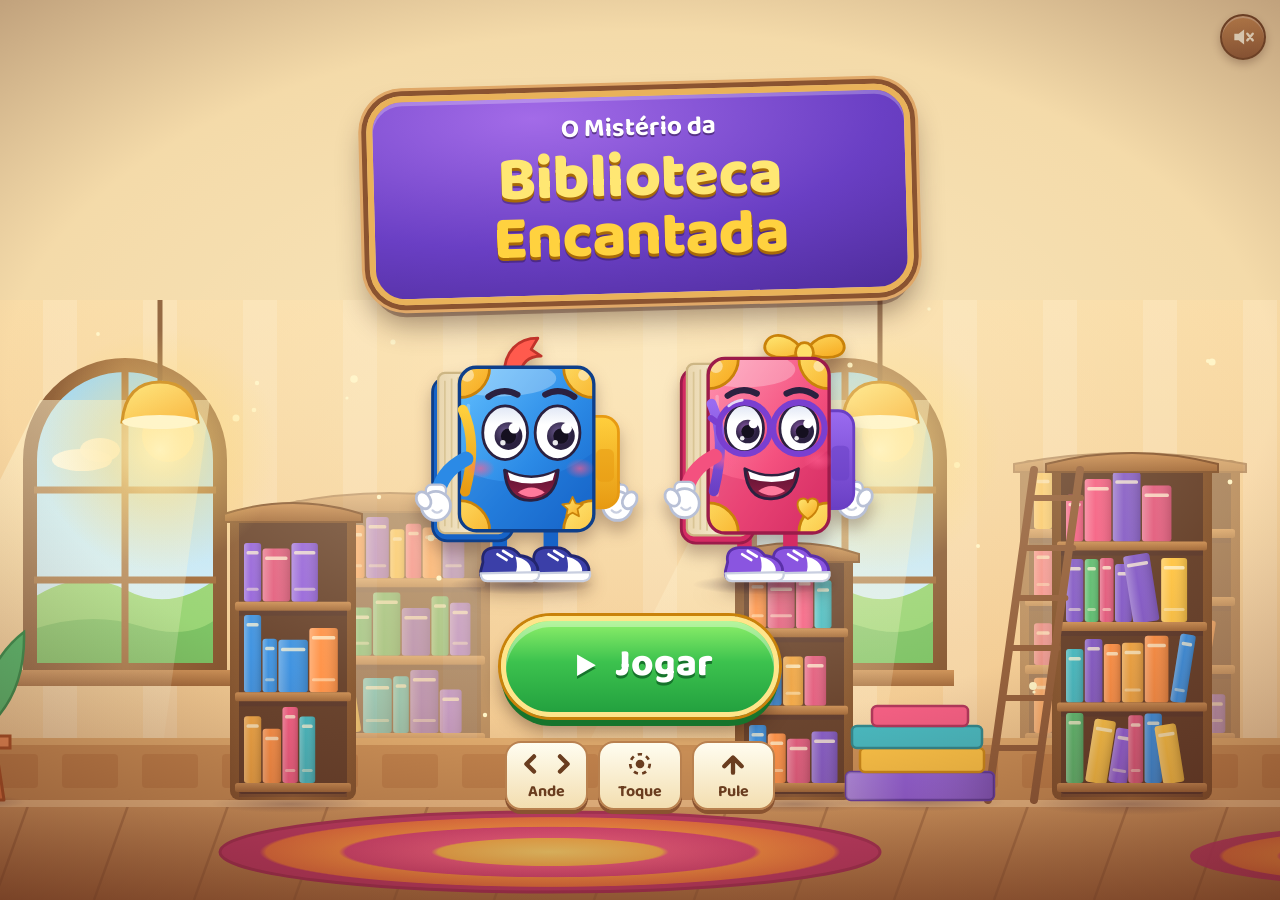
<file: index.html>
<!doctype html>
<html lang="pt-BR">
<head>
  <meta charset="utf-8">
  <meta name="viewport" content="width=device-width, initial-scale=1, viewport-fit=cover">
  <title>O Mistério da Biblioteca Encantada</title>
  <meta name="description" content="Jogo educativo para crianças de 6 a 10 anos: ajude os livros vivos Lilo e Lila a recuperar as palavras mágicas da biblioteca.">
  <meta name="theme-color" content="#7c4a25">
  <meta name="robots" content="noindex">
  <link rel="icon" href="data:image/svg+xml,%3Csvg xmlns='http://www.w3.org/2000/svg' viewBox='0 0 64 64'%3E%3Crect x='12' y='8' width='40' height='50' rx='7' fill='%231fbfb8' stroke='%2323233f' stroke-width='4'/%3E%3Ccircle cx='26' cy='28' r='6' fill='%23fff'/%3E%3Ccircle cx='40' cy='28' r='6' fill='%23fff'/%3E%3Ccircle cx='27' cy='29' r='2.5' fill='%2323233f'/%3E%3Ccircle cx='41' cy='29' r='2.5' fill='%2323233f'/%3E%3Cpath d='M25 40q8 8 16 0z' fill='%233a1830'/%3E%3C/svg%3E">
  <link rel="preload" href="fonts/baloo2.woff2" as="font" type="font/woff2" crossorigin>
  <link rel="stylesheet" href="css/chars.css">
  <link rel="stylesheet" href="css/game.css">
</head>
<body>
<div id="game">
  <div id="stage">
    <div id="world"><div id="back" class="layer"></div><div id="mid" class="layer"></div><div id="things"></div><div id="fore" class="layer"></div></div>
    <div id="hud">
      <ol id="phases" aria-label="Fases"><li><span>1</span></li><li><span>2</span></li><li><span>3</span></li></ol>
      <div class="hud-btns">
        <button type="button" class="round sound" data-sound aria-pressed="false" aria-label="Ligar o som"><svg viewBox="0 0 24 24"><path d="M4 9v6h4l5 4V5L8 9z" fill="currentColor"/><path class="waves" d="M16 9q2 3 0 6M18.5 6.500q4.5 5.5 0 11" fill="none" stroke="currentColor" stroke-width="2" stroke-linecap="round"/><path class="mute" d="M16 9l5 6M21 9l-5 6" fill="none" stroke="currentColor" stroke-width="2.2" stroke-linecap="round"/></svg></button>
        <button type="button" class="round" id="b-home" aria-label="Voltar ao início"><svg viewBox="0 0 24 24"><path d="M4 11l8-7 8 7v9h-5v-6h-6v6H4z" fill="currentColor"/></svg></button>
      </div>
    </div>
  </div>

  <div id="tray">
    <div class="pad pad-l">
      <button type="button" class="ctl" id="b-left" aria-label="Andar para a esquerda"><svg viewBox="0 0 24 24"><path d="M15 4L7 12l8 8" fill="none" stroke="currentColor" stroke-width="4" stroke-linecap="round" stroke-linejoin="round"/></svg></button>
      <button type="button" class="ctl" id="b-right" aria-label="Andar para a direita"><svg viewBox="0 0 24 24"><path d="M9 4l8 8-8 8" fill="none" stroke="currentColor" stroke-width="4" stroke-linecap="round" stroke-linejoin="round"/></svg></button>
    </div>
    <div id="ctx" aria-live="polite"></div>
    <div class="pad pad-r">
      <button type="button" class="ctl act" id="b-act" aria-label="Investigar"><svg viewBox="0 0 24 24"><circle cx="10.5" cy="10.5" r="6" fill="none" stroke="currentColor" stroke-width="3.5"/><path d="M15 15l5.5 5.5" stroke="currentColor" stroke-width="4" stroke-linecap="round"/></svg></button>
      <button type="button" class="ctl jump" id="b-jump" aria-label="Pular"><svg viewBox="0 0 24 24"><path d="M4 14l8-8 8 8M12 7v13" fill="none" stroke="currentColor" stroke-width="4" stroke-linecap="round" stroke-linejoin="round"/></svg></button>
    </div>
  </div>

  <section id="start" class="screen" aria-labelledby="titulo">
    <button type="button" class="round sound corner" data-sound aria-pressed="false" aria-label="Ligar o som"><svg viewBox="0 0 24 24"><path d="M4 9v6h4l5 4V5L8 9z" fill="currentColor"/><path class="waves" d="M16 9q2 3 0 6M18.5 6.500q4.5 5.5 0 11" fill="none" stroke="currentColor" stroke-width="2" stroke-linecap="round"/><path class="mute" d="M16 9l5 6M21 9l-5 6" fill="none" stroke="currentColor" stroke-width="2.2" stroke-linecap="round"/></svg></button>
    <div class="bg" aria-hidden="true"></div>
    <div class="start-in">
      <h1 id="titulo" class="plaque"><small>O Mistério da</small> <span>Biblioteca</span> <span class="t2">Encantada</span></h1>
      <div class="duo" aria-hidden="true"></div>
      <button type="button" class="play" data-play><svg viewBox="0 0 24 24" aria-hidden="true"><path d="M7 4.5v15l13-7.5z" fill="currentColor"/></svg>Jogar</button>
      <ul class="how" aria-label="Como jogar">
        <li><svg viewBox="0 0 48 24"><path d="M12 5l-7 7 7 7M36 5l7 7-7 7" fill="none" stroke="currentColor" stroke-width="4" stroke-linecap="round" stroke-linejoin="round"/></svg>Ande</li>
        <li><svg viewBox="0 0 24 24"><circle cx="12" cy="12" r="4" fill="currentColor"/><circle cx="12" cy="12" r="9" fill="none" stroke="currentColor" stroke-width="2.5" stroke-dasharray="4 4"/></svg>Toque</li>
        <li><svg viewBox="0 0 24 24"><path d="M4 14l8-8 8 8M12 7v13" fill="none" stroke="currentColor" stroke-width="4" stroke-linecap="round" stroke-linejoin="round"/></svg>Pule</li>
      </ul>
      <p class="record"></p>
    </div>
  </section>

  <section id="end" class="screen" hidden aria-labelledby="fim">
    <div class="bg" aria-hidden="true"></div>
    <div class="confetti" aria-hidden="true"></div>
    <div class="start-in">
      <h1 id="fim" class="plaque"><small>A biblioteca voltou a</small> <span>brilhar!</span></h1>
      <div class="duo" aria-hidden="true"></div>
      <div class="words" aria-label="Palavras mágicas recuperadas"></div>
      <div class="stars" aria-label="Estrelas"></div>
      <p class="best"></p>
      <button type="button" class="play" data-play><svg viewBox="0 0 24 24" aria-hidden="true"><path d="M7 4.5v15l13-7.5z" fill="currentColor"/></svg>Jogar de novo</button>
    </div>
  </section>

  <div id="curtain" aria-hidden="true"><div><small></small><b></b></div></div>
</div>
<script src="js/chars.js"></script>
<script src="js/audio.js"></script>
<script src="js/scenes.js"></script>
<script src="js/game.js"></script>
</body>
</html>
</file>
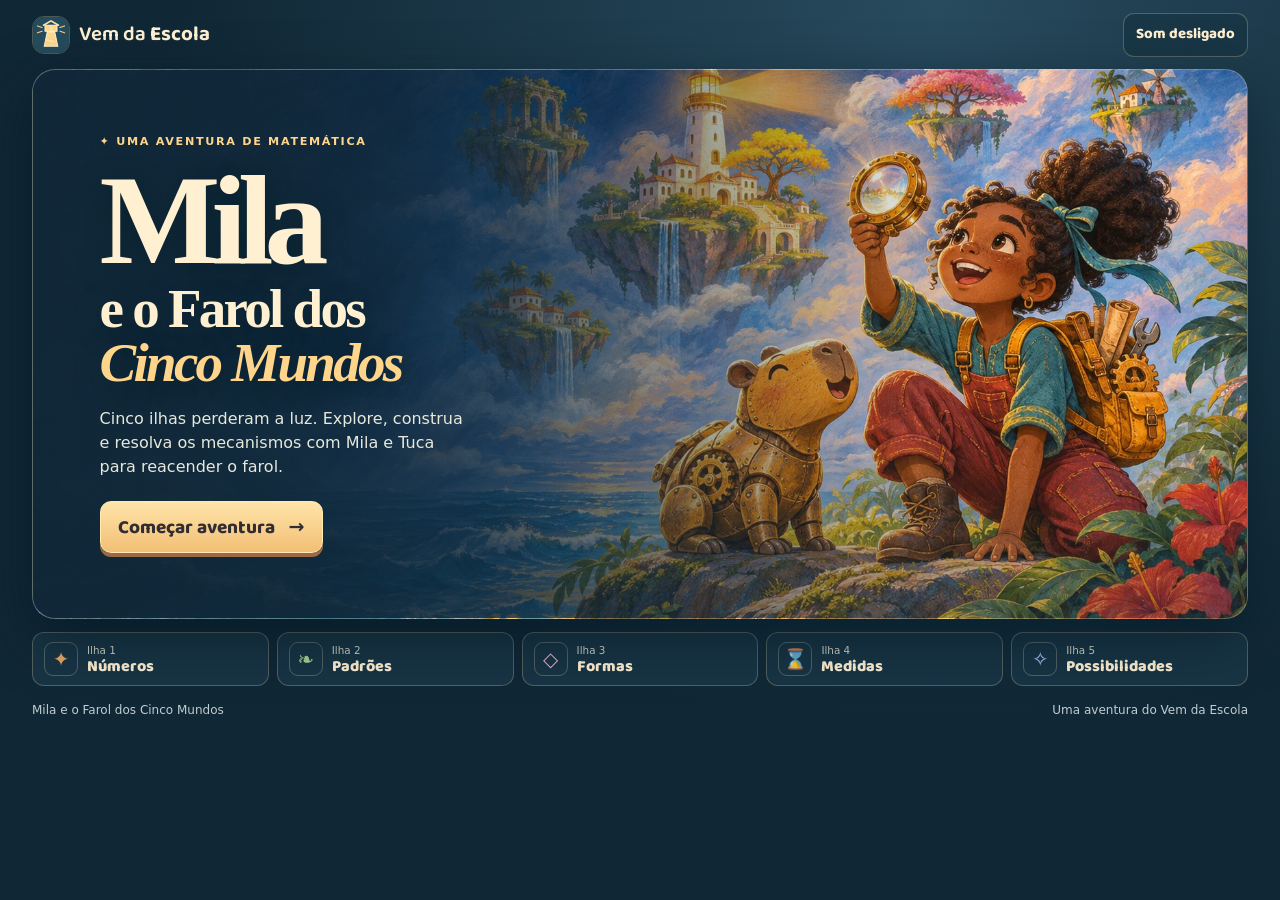
<file: jogos/mila-farol-cinco-mundos/index.html>
<!doctype html>
<html lang="pt-BR">
<head>
<meta charset="utf-8">
<meta name="viewport" content="width=device-width, initial-scale=1, viewport-fit=cover">
<meta name="theme-color" content="#132c3c">
<meta name="description" content="Uma aventura de plataforma e matemática para o 3º ano do Ensino Fundamental.">
<title>Mila e o Farol dos Cinco Mundos</title>
<link rel="stylesheet" href="./jogo.css">
<link rel="icon" href="./assets/farol.svg" type="image/svg+xml">
<script defer src="./fisica.js"></script><script defer src="./mundos.js"></script><script defer src="./matematica.js"></script>
<script defer src="./arte.js"></script><script defer src="./interface.js"></script><script defer src="./jogo.js"></script>
</head>
<body>
<div class="shell">
<header><a href="./" class="brand"><img src="./assets/farol.svg" alt="" width="38" height="38"><span>Vem da <b>Escola</b></span></a>
<button class="quiet" id="sound" aria-pressed="false">Som desligado</button></header>
<main>
<section id="cover" class="cover">
<div class="cover-copy">
<p class="kicker">✦ Uma aventura de matemática</p>
<h1>Mila <span>e o Farol dos<br><em>Cinco Mundos</em></span></h1>
<p>Cinco ilhas perderam a luz. Explore, construa e resolva os mecanismos com Mila e Tuca para reacender o farol.</p>
<div class="actions"><button id="start" class="primary">Começar aventura <span aria-hidden="true">→</span></button><button id="resume" class="quiet" hidden>Continuar aventura</button></div>
</div>
</section>
<section id="game" class="game" hidden aria-labelledby="place">
<div class="hud"><div><p class="kicker" id="area"></p><h2 id="place"></h2></div>
<div class="hud-actions"><button class="quiet" id="hint">Dica do Tuca</button><button class="quiet" id="map">Mapa <span id="lens-count">0/5</span></button></div></div>
<p id="task" class="task" aria-live="polite"></p>
<div class="guide"><span aria-hidden="true">✦</span><p id="guide" aria-live="polite"></p></div>
<div class="stage" id="stage">
<canvas id="scene" tabindex="0" aria-label="Cenário de plataforma. Use setas ou A e D para andar, Espaço para pular, E para agir e Q para devolver."></canvas>
<p id="notice" class="notice" role="status" hidden></p>
<p id="prompt" class="prompt" aria-live="polite" hidden></p>
<p id="carry" class="carry" aria-live="polite" hidden></p>
</div>
<div class="touch" aria-label="Controles por toque">
<div><button data-control="left" aria-label="Andar à esquerda">←</button><button data-control="right" aria-label="Andar à direita">→</button></div>
<div><button data-control="jump"><b aria-hidden="true">↑</b>Pular</button><button data-control="act"><b aria-hidden="true">✦</b>Agir</button><button data-control="undo"><b aria-hidden="true">↶</b>Devolver</button></div>
</div>
<div class="keys"><span><kbd>←</kbd> <kbd>→</kbd> Andar</span><span><kbd>Espaço</kbd> Pular ou subir</span><span><kbd>E</kbd> Pegar / agir</span><span><kbd>Q</kbd> Devolver</span><span><kbd>I</kbd> Mapa e mochila</span><button id="controls" aria-pressed="false">Controles na tela</button></div>
</section>
<section id="ending" class="cover ending" hidden>
<div class="cover-copy"><p class="kicker">✦ Cinco lentes reunidas</p><h2 id="end-title" tabindex="-1">O farol voltou a brilhar!</h2><p>Mila e Tuca devolveram a luz às ilhas. As pontes, trilhos, canais e estrelas voltaram a guiar quem vive ali.</p><p id="secrets"></p><button class="primary" id="restart">Jogar novamente ↻</button></div>
</section>
<ol class="route" id="route" aria-label="As cinco ilhas"></ol>
</main>
<footer><span>Mila e o Farol dos Cinco Mundos</span><span>Uma aventura do Vem da Escola</span></footer>
</div>
<dialog id="inventory" aria-labelledby="map-title">
<h2 id="map-title">Mapa e mochila</h2><ol id="map-list" class="map-list"></ol>
<p id="bag"></p>
<div class="actions"><button class="quiet" id="recover">Voltar ao ponto salvo</button><button class="primary" id="close-map">Voltar ao jogo</button></div>
</dialog>
<dialog id="story" aria-labelledby="speaker"><p class="kicker" id="speaker"></p><p class="speech" id="speech"></p>
<div class="actions"><button id="skip" class="quiet">Pular conversa</button><button id="next-line" class="primary" autofocus>Continuar →</button></div></dialog>
<noscript>Ative o JavaScript para jogar.</noscript>
</body>
</html>
</file>
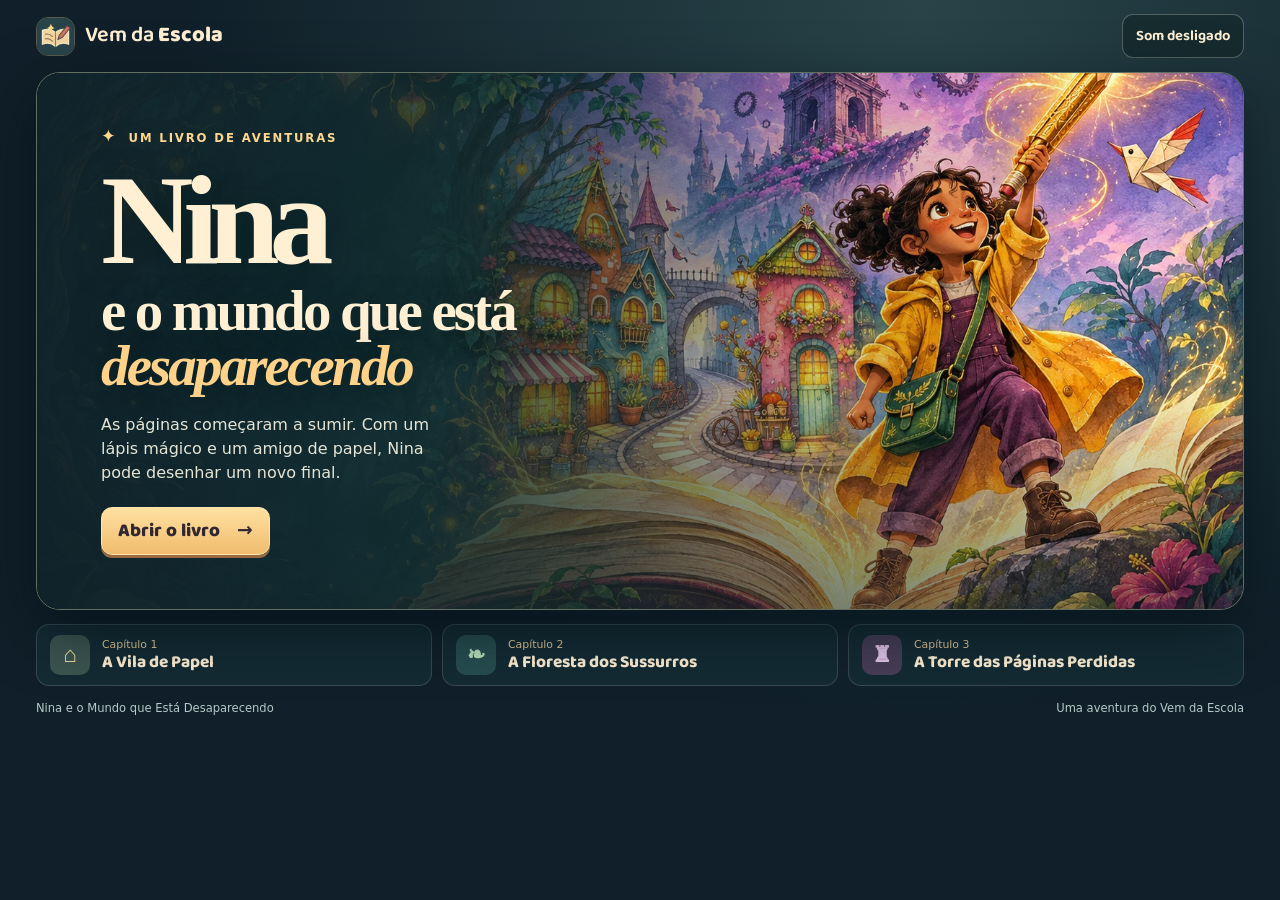
<file: jogos/nina-mundo-desaparecendo/index.html>
<!doctype html>
<html lang="pt-BR">
<head>
  <meta charset="utf-8">
  <meta name="viewport" content="width=device-width,initial-scale=1,viewport-fit=cover">
  <meta name="theme-color" content="#101f29">
  <meta name="description" content="Uma aventura de plataforma em um mundo feito de papel, tinta e imaginação.">
  <title>Nina e o Mundo que Está Desaparecendo</title>
  <link rel="icon" href="./assets/lapis.svg" type="image/svg+xml">
  <link rel="stylesheet" href="./jogo.css">
  <script defer src="./fisica.js"></script>
  <script defer src="./capitulos.js"></script>
  <script defer src="./personagens.js"></script>
  <script defer src="./ilustracao.js"></script>
  <script defer src="./interface.js"></script>
  <script defer src="./aventura.js"></script>
</head>
<body>
  <div class="shell">
    <header class="masthead">
      <a class="brand" href="./"><img src="./assets/lapis.svg" width="39" height="39" alt=""><span>Vem da <strong>Escola</strong></span></a>
      <button class="small" id="sound" type="button" aria-pressed="false">Som desligado</button>
    </header>
    <main>
      <section class="cover" id="cover" aria-labelledby="title">
        <div class="cover-art"></div>
        <div class="cover-copy">
          <p class="kicker"><span aria-hidden="true">✦</span> Um livro de aventuras</p>
          <h1 id="title">Nina <span>e o mundo que está<br><em>desaparecendo</em></span></h1>
          <p>As páginas começaram a sumir. Com um lápis mágico e um amigo de papel, Nina pode desenhar um novo final.</p>
          <div class="actions">
            <button class="primary" id="start" type="button">Abrir o livro <span aria-hidden="true">→</span></button>
            <button class="small" id="resume" type="button" hidden>Continuar aventura</button>
          </div>
        </div>
      </section>
      <section class="game" id="game" hidden aria-label="Aventura">
        <div class="hud">
          <div><p class="kicker" id="chapter"></p><h2 id="place"></h2></div>
          <div class="hud-buttons">
            <button class="small" id="hint" type="button">Dica do Dobri</button>
            <button class="small" id="bag" type="button">Mochila <span id="count">0</span></button>
          </div>
        </div>
        <p class="quest" id="quest" aria-live="polite"></p>
        <div class="stage" id="stage">
          <canvas id="scene" tabindex="0" aria-label="Cenário de plataforma. Use A e D ou setas para andar, Espaço para pular, E para interagir e X para desenhar."></canvas>
          <div class="prompt" id="prompt" hidden></div>
          <div class="toast" id="toast" role="status" hidden></div>
          <div class="checkpoint" id="checkpoint" aria-label="Ponto salvo" hidden>✦ Ponto salvo</div>
          <div class="drawing" id="drawing" hidden><span id="drawing-label">Desenhando…</span><progress id="ink-progress" max="1" value="0"></progress></div>
        </div>
        <div class="touch" aria-label="Controles por toque">
          <div class="touch-group">
            <button data-control="left" type="button" aria-label="Andar para a esquerda"><b>←</b></button>
            <button data-control="right" type="button" aria-label="Andar para a direita"><b>→</b></button>
          </div>
          <div class="touch-group">
            <button data-control="jump" type="button"><b aria-hidden="true">↑</b><span>Pular</span></button>
            <button data-control="use" type="button"><b aria-hidden="true">✦</b><span>Agir</span></button>
            <button data-control="draw" type="button"><b aria-hidden="true">✎</b><span>Desenhar</span></button>
          </div>
        </div>
        <div class="keys" aria-label="Atalhos do teclado">
          <span><kbd>←</kbd> <kbd>→</kbd> Andar</span><span><kbd>Espaço</kbd> Pular</span><span><kbd>E</kbd> Interagir</span><span><kbd>X</kbd> Segurar para desenhar</span><span><kbd>I</kbd> Mochila</span>
        </div>
      </section>
      <section class="ending" id="ending" hidden>
        <div class="ending-copy">
          <p class="kicker">✦ A última página</p>
          <h2 id="ending-title" tabindex="-1">Um final para Borrão</h2>
          <p>As cores voltaram. Nina fechou o livro e, da estante, ouviu um último farfalhar de asas.</p>
          <blockquote>“Toda grande aventura começa quando alguém abre um livro.”</blockquote>
          <p id="secrets"></p>
          <button class="primary" id="restart" type="button">Jogar novamente <span aria-hidden="true">↻</span></button>
        </div>
      </section>
      <ol class="route" aria-label="Capítulos">
        <li><span class="seal village" aria-hidden="true">⌂</span><div><small>Capítulo 1</small><strong>A Vila de Papel</strong></div></li>
        <li><span class="seal forest" aria-hidden="true">❧</span><div><small>Capítulo 2</small><strong>A Floresta dos Sussurros</strong></div></li>
        <li><span class="seal tower" aria-hidden="true">♜</span><div><small>Capítulo 3</small><strong>A Torre das Páginas Perdidas</strong></div></li>
      </ol>
    </main>
    <footer><span>Nina e o Mundo que Está Desaparecendo</span><span>Uma aventura do Vem da Escola</span></footer>
  </div>
  <dialog id="conversation" aria-labelledby="speaker">
    <div class="speech">
      <canvas id="portrait" width="104" height="104" aria-hidden="true"></canvas>
      <div><p class="kicker" id="speaker"></p><p id="line"></p></div>
    </div>
    <div class="dialog-actions"><button class="plain" id="skip" type="button">Pular conversa</button><button class="primary" id="forward" type="button" autofocus>Continuar →</button></div>
  </dialog>
  <dialog id="inventory" aria-labelledby="bag-title">
    <h2 id="bag-title">Mochila de Nina</h2>
    <ul id="items"></ul>
    <div class="dialog-actions"><button class="plain" id="close-bag" type="button">Voltar ao jogo</button><button class="primary" id="recover" type="button">Voltar ao ponto salvo</button></div>
  </dialog>
  <noscript>Ative o JavaScript para jogar.</noscript>
</body>
</html>
</file>
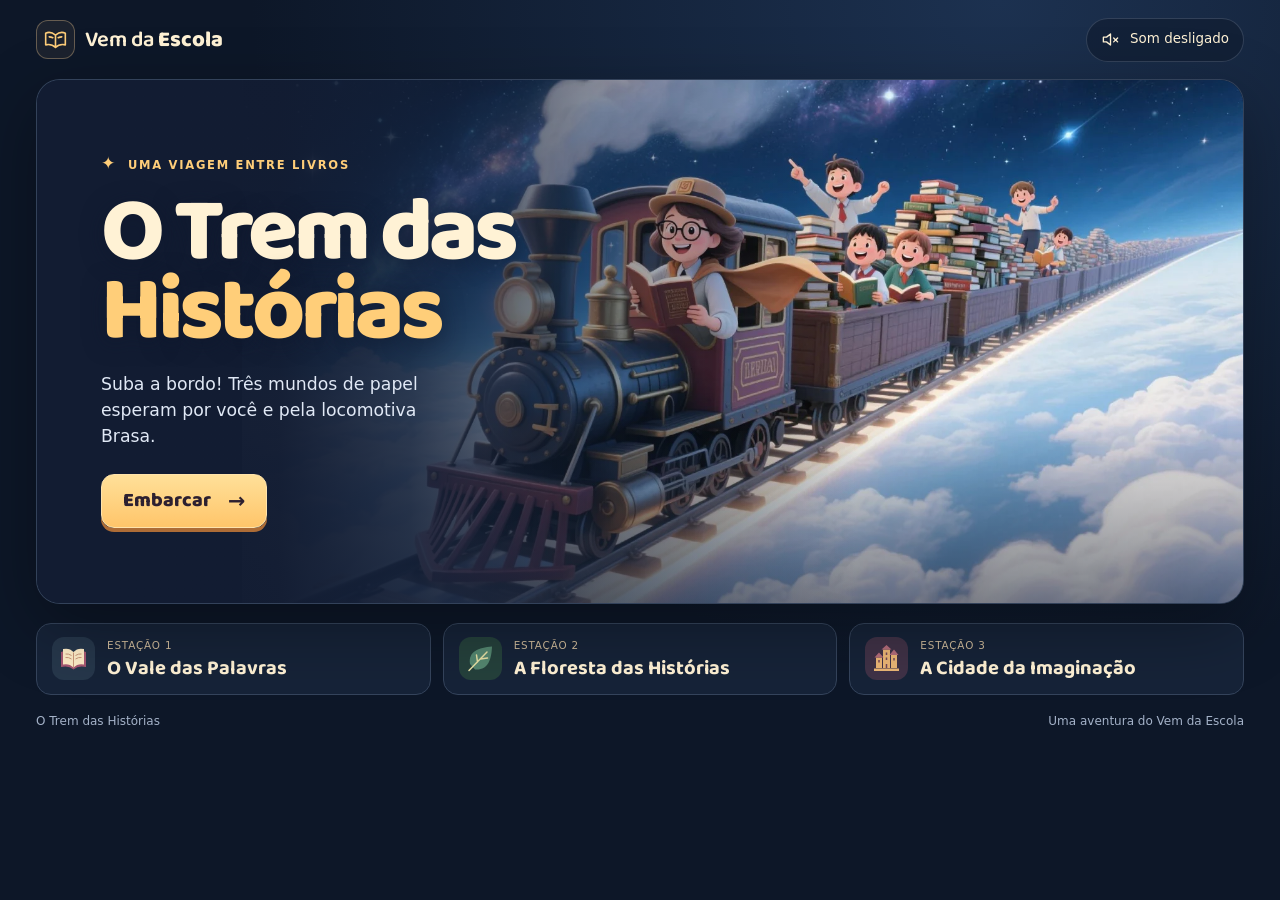
<file: jogos/trem-das-historias/index.html>
<!doctype html>
<html lang="pt-BR">
<head>
  <meta charset="utf-8">
  <meta name="viewport" content="width=device-width, initial-scale=1">
  <meta name="theme-color" content="#0d1728">
  <meta name="description" content="Uma aventura de leitura e imaginação para crianças de 6 a 10 anos.">
  <title>O Trem das Histórias · Vem da Escola</title>
  <link rel="icon" href="./assets/bilhete.svg" type="image/svg+xml">
  <link rel="stylesheet" href="./jogo.css">
  <script defer src="./arte.js"></script>
  <script defer src="./capitulos.js"></script>
  <script defer src="./jogo.js"></script>
</head>
<body>
  <div class="shell">
    <header class="masthead">
      <a class="brand" href="./" aria-label="Vem da Escola, início do jogo">
        <span class="brand-mark" aria-hidden="true"><svg viewBox="0 0 28 28"><path d="M14 9C9 5 5 6 3 7v13c4-1 8 0 11 3 3-3 7-4 11-3V7c-2-1-6-2-11 2Zm0 0v14M7 11c2 0 3 .5 4 1m6 0c1-.5 2-1 4-1" fill="none" stroke="currentColor" stroke-width="1.8" stroke-linecap="round" stroke-linejoin="round"/></svg></span>
        <span>Vem da <b>Escola</b></span>
      </a>
      <button class="sound" id="sound" type="button" aria-pressed="false"><span id="sound-icon" aria-hidden="true"></span><span id="sound-label">Som desligado</span></button>
    </header>

    <main>
      <section id="cover" class="cover" aria-labelledby="title">
        <img class="cover-art" src="./assets/capa.webp" width="1600" height="900" alt="" fetchpriority="high">
        <div class="cover-content">
          <p class="eyebrow"><span aria-hidden="true">✦</span> Uma viagem entre livros</p>
          <h1 id="title">O Trem das<br><em>Histórias</em></h1>
          <p>Suba a bordo! Três mundos de papel esperam por você e pela locomotiva Brasa.</p>
          <button class="primary" id="start" type="button">Embarcar <span aria-hidden="true">→</span></button>
        </div>
      </section>

      <section id="adventure" class="adventure" hidden aria-labelledby="station-title">
        <div class="chapter" id="chapter">
          <div class="scenery" id="scenery" aria-hidden="true"></div>
          <div class="chapter-heading">
            <p class="eyebrow" id="chapter-label"></p>
            <h2 id="station-title" tabindex="-1"></h2>
          </div>
          <div class="scene-caption" id="scene-caption" aria-hidden="true"></div>
          <button class="whistle" id="whistle" type="button" aria-label="Cumprimentar Brasa" title="Cumprimentar Brasa">
            <svg viewBox="0 0 26 26" aria-hidden="true" fill="none" stroke="currentColor" stroke-linecap="round" stroke-linejoin="round" stroke-width="1.6"><path d="M5 16h4l6-5v11l-6-3H5Zm13-2 4-2m-3 6 5 1M9 9c-2 0-3-2-2-3 1-1 3 0 3-2m4 4c-1-1-1-3 1-4"/></svg>
          </button>
        </div>
        <div class="workbench" id="workbench">
          <div class="challenge-top">
            <div class="challenge-heading">
              <p class="eyebrow" id="step-label"></p>
              <h3 id="challenge-title" tabindex="-1"></h3>
              <p id="instructions"></p>
            </div>
            <button class="hint" id="hint" type="button"><span id="hint-art" aria-hidden="true"></span> Pedir dica</button>
          </div>
          <div id="board" class="board"></div>
          <div class="feedback-row">
            <p id="feedback" role="status" aria-live="polite" aria-atomic="true"></p>
            <button class="primary next" id="next" type="button" hidden></button>
          </div>
        </div>
      </section>

      <section id="ending" class="ending" hidden aria-labelledby="ending-title">
        <div class="ending-art" id="ending-art" aria-hidden="true"></div>
        <div class="ending-card">
          <p class="eyebrow">✦ Bilhete de chegada</p>
          <h2 id="ending-title" tabindex="-1">Você costurou<br>nossa história!</h2>
          <p>Palavras, lembranças e invenções chegaram juntas à última página. Brasa, Pingo e Lume mandam um apito de agradecimento!</p>
          <div class="stamps" id="stamps"></div>
          <button class="primary" id="restart" type="button">Jogar novamente <span aria-hidden="true">↻</span></button>
        </div>
      </section>

      <ol class="route" id="route" aria-label="Estações da viagem"></ol>
    </main>
    <footer><span>O Trem das Histórias</span><span>Uma aventura do Vem da Escola</span></footer>
  </div>
</body>
</html>
</file>
<file: css/chars.css>
/* ---------- Lilo e Lila: animações ---------- */
.ch { display: block; width: 100%; height: 100%; overflow: visible; }
.ch-shadow { transform-origin: 118px 238px; }
.ch-leg, .ch-arm, .ch-body, .ch-eye, .ch-rib, .ch-mouth, .ch-all, .ch-pupil { transform-box: view-box; }
.ch-all { transform-origin: 118px 236px; }
.ch-rib { transform-origin: 110px 46px; animation: rib 2.6s ease-in-out infinite; }
.ch-eye { animation: blink 4.2s infinite; }
.ch-lila .ch-eye { animation-delay: 1.3s; }
.m { display: none; }
.m-smile { display: block; }

/* parado: respira e balança de leve */
.st-idle .ch-body { animation: breathe 2.2s ease-in-out infinite; }
.st-idle .ch-arm-f { animation: sway 2.2s ease-in-out infinite; }
.st-idle .ch-arm-b { animation: sway 2.2s ease-in-out infinite reverse; }

/* andando */
.st-walk .ch-all { animation: bob 0.36s ease-in-out infinite; }
.st-walk .ch-leg-f { animation: step 0.36s linear infinite; }
.st-walk .ch-leg-b { animation: step 0.36s linear infinite -0.18s; }
.st-walk .ch-arm-f { animation: swing 0.36s linear infinite -0.18s; }
.st-walk .ch-arm-b { animation: swing 0.36s linear infinite; }
.st-walk .ch-body { transform: rotate(4deg); }

/* pulando */
.st-jump .ch-leg-f { transform: rotate(38deg); }
.st-jump .ch-leg-b { transform: rotate(-30deg); }
.st-jump .ch-arm-f { transform: rotate(118deg); }
.st-jump .ch-arm-b { transform: rotate(-118deg); }
.st-jump .ch-body { transform: scale(0.94, 1.07); }
.st-jump .m-smile, .st-wow .m-smile, .st-oops .m-smile, .st-happy .m-smile { display: none; }
.st-jump .m-grin, .st-happy .m-grin { display: block; }
.st-jump .ch-shadow { transform: scale(0.6); opacity: 0.6; }

/* comemorando */
.st-happy .ch-all { animation: hop 0.5s cubic-bezier(0.3, 0, 0.4, 1) infinite; }
.st-happy .ch-arm-f { animation: cheer-f 0.5s ease-in-out infinite; }
.st-happy .ch-arm-b { animation: cheer-b 0.5s ease-in-out infinite; }
.st-happy .ch-leg-f { animation: kick 0.5s ease-in-out infinite; }
.st-happy .ch-leg-b { animation: kick 0.5s ease-in-out infinite -0.25s; }
.st-happy .ch-rib { animation-duration: 0.5s; }

/* surpresa */
.st-wow .m-wow { display: block; }
.st-wow .ch-eye { animation: none; transform: scale(1.18); }
.st-wow .ch-brows { transform: translateY(-6px); }
.st-wow .ch-arm-f { transform: rotate(120deg); }
.st-wow .ch-arm-b { transform: rotate(-120deg); }
.st-wow .ch-all { animation: startle 0.45s ease-out; }

/* ops */
.st-oops .m-oops { display: block; }
.st-oops .ch-brow-l { transform: rotate(-16deg); }
.st-oops .ch-brow-r { transform: rotate(16deg); }
.st-oops .ch-all { animation: wobble 0.5s ease-in-out; }
.st-oops .ch-pupil { transform: translate(-3px, 3px); }

/* falando */
.talk .ch-mouth { animation: talk 0.28s ease-in-out infinite; }

.ch-leg, .ch-arm, .ch-body, .ch-brows, .ch-brow-l, .ch-brow-r, .ch-pupil, .ch-shadow { transition: transform 0.18s ease-out; }

@keyframes blink { 0%, 92%, 100% { transform: scaleY(1); } 95% { transform: scaleY(0.08); } }
@keyframes rib { 0%, 100% { transform: rotate(-4deg); } 50% { transform: rotate(6deg); } }
@keyframes breathe { 0%, 100% { transform: scale(1, 1); } 50% { transform: scale(1.015, 0.975); } }
@keyframes sway { 0%, 100% { transform: rotate(-4deg); } 50% { transform: rotate(6deg); } }
@keyframes bob { 0%, 100% { transform: translateY(0); } 50% { transform: translateY(-5px); } }
@keyframes step { 0% { transform: rotate(30deg); } 50% { transform: rotate(-30deg); } 100% { transform: rotate(30deg); } }
@keyframes swing { 0% { transform: rotate(34deg); } 50% { transform: rotate(-34deg); } 100% { transform: rotate(34deg); } }
@keyframes hop { 0%, 100% { transform: translateY(0) scale(1.04, 0.95); } 45% { transform: translateY(-26px) scale(0.97, 1.05); } }
@keyframes cheer-f { 0%, 100% { transform: rotate(100deg); } 50% { transform: rotate(132deg); } }
@keyframes cheer-b { 0%, 100% { transform: rotate(-100deg); } 50% { transform: rotate(-132deg); } }
@keyframes kick { 0%, 100% { transform: rotate(0); } 50% { transform: rotate(-28deg); } }
@keyframes startle { 0% { transform: translateY(0); } 40% { transform: translateY(-16px) scale(0.96, 1.06); } 100% { transform: translateY(0); } }
@keyframes wobble { 0%, 100% { transform: rotate(0); } 25% { transform: rotate(-5deg); } 75% { transform: rotate(5deg); } }
@keyframes talk { 0%, 100% { transform: scaleY(1); } 50% { transform: scaleY(0.55); } }

@media (prefers-reduced-motion: reduce) {
  .ch *, .ch { animation-duration: 0.01s !important; animation-iteration-count: 1 !important; }
}
</file>
<file: css/game.css>
/* O Mistério da Biblioteca Encantada — interface e cenários */
@font-face { font-family: 'Baloo'; src: url('../fonts/baloo2.woff2') format('woff2'); font-weight: 400 800; font-display: swap; }

:root {
  --ink: #23233f; --night: #2a1c55; --plum: #4a2e7a; --teal: #1fbfb8; --coral: #ff7a6b; --sun: #ffc93c; --cream: #fff8e1; --violet: #7a5ae0; --leaf: #5fb760;
  --font: 'Baloo', 'Trebuchet MS', 'Segoe UI', system-ui, sans-serif;
}
* { box-sizing: border-box; -webkit-tap-highlight-color: transparent; }
html, body { margin: 0; height: 100%; overflow: hidden; background: var(--night); overscroll-behavior: none; }
body { font-family: var(--font); font-weight: 600; color: var(--ink); user-select: none; -webkit-user-select: none; touch-action: manipulation; }
button { font: inherit; color: inherit; border: 0; background: none; padding: 0; cursor: pointer; touch-action: manipulation; }
button:focus-visible { outline: 4px solid #fff; outline-offset: 3px; }
svg { display: block; }
svg text { font-family: var(--font); }
[hidden] { display: none !important; }

#game { position: fixed; inset: 0; display: grid; grid-template-rows: minmax(0, 1fr) auto; background: var(--night); padding: env(safe-area-inset-top) env(safe-area-inset-right) env(safe-area-inset-bottom) env(safe-area-inset-left); }
#stage { position: relative; overflow: hidden; background: var(--night); }
#world { position: absolute; left: 0; top: 0; height: 600px; transform-origin: 0 0; will-change: transform; --s: 1; }
.layer { position: absolute; left: 0; top: 0; will-change: transform; }
#things { position: absolute; inset: 0; }

/* ---------- personagens no mundo ---------- */
.actor { position: absolute; left: 0; top: 0; width: 130px; height: 156px; pointer-events: none; will-change: transform; z-index: 5; }
.bubble { position: absolute; left: 0; top: 0; z-index: 7; max-width: 300px; width: max-content; padding: 8px 16px 9px; border-radius: 22px; background: #fff; border: 3px solid var(--ink); font-size: max(24px, calc(15px / var(--s))); font-weight: 700; line-height: 1.15; text-align: center; pointer-events: none; animation: pop-in 0.25s cubic-bezier(0.3, 1.6, 0.5, 1); }
.bubble::after { content: ''; position: absolute; left: 50%; bottom: -11px; width: 16px; height: 16px; margin-left: -8px; background: #fff; border: solid var(--ink); border-width: 0 3px 3px 0; transform: rotate(45deg); }
.b-lila { background: #fff1ee; } .b-lila::after { background: #fff1ee; }
@keyframes pop-in { from { opacity: 0; scale: 0.6; } }

/* ---------- coisas do cenário ---------- */
.spot, .float, .flower { position: absolute; display: block; }
.spot svg { width: 100%; height: 100%; overflow: visible; }
.spot .bang { position: absolute; left: 50%; top: -14px; width: 44px; height: 44px; margin-left: -22px; border-radius: 50%; background: var(--sun); border: 3px solid var(--ink); font-size: 30px; font-weight: 800; line-height: 38px; text-align: center; opacity: 0; scale: 0.4; transition: opacity 0.2s, scale 0.25s cubic-bezier(0.3, 1.6, 0.5, 1); pointer-events: none; }
.spot.near .bang { opacity: 1; scale: 1; animation: bounce 0.7s ease-in-out infinite; }
.spot.hint svg, .flower.hint, .float.hint { animation: glow 0.8s ease-in-out infinite alternate; }
.spot:hover svg { filter: brightness(1.08); }
@keyframes glow { from { filter: drop-shadow(0 0 0 #fff6a8); } to { filter: drop-shadow(0 0 18px #fff6a8) brightness(1.15); } }
@keyframes bounce { 0%, 100% { translate: 0 0; } 50% { translate: 0 -8px; } }
.shake { animation: shake 0.45s ease-in-out; }
@keyframes shake { 0%, 100% { translate: 0 0; rotate: 0deg; } 20% { translate: -7px 0; rotate: -5deg; } 50% { translate: 7px 0; rotate: 5deg; } 80% { translate: -4px 0; rotate: -3deg; } }

.tw { animation: twinkle 3s ease-in-out infinite; }
@keyframes twinkle { 50% { opacity: 0.2; } }
.glow { animation: flicker 4s ease-in-out infinite; }
@keyframes flicker { 0%, 100% { opacity: 0.11; } 50% { opacity: 0.17; } }

/* fase 1 */
.spot-estante .wob { transform-box: fill-box; transform-origin: 50% 100%; }
.spot-estante.go .wob { animation: wob 0.7s ease-in-out; }
@keyframes wob { 25% { transform: rotate(-6deg) translateY(-6px); } 60% { transform: rotate(5deg); } }
.spot-abajur .cone, .spot-abajur .shade { transition: opacity 0.3s, fill 0.3s; }
.spot-abajur.on .cone { opacity: 0.4; }
.spot-abajur.on .shade { fill: #ffd66b; }
.spot-bau .lid { transform-box: fill-box; transform-origin: 0% 100%; transition: transform 0.35s cubic-bezier(0.3, 1.5, 0.5, 1); }
.spot-bau .frog { transform: translateY(44px); transition: transform 0.4s cubic-bezier(0.3, 1.8, 0.5, 1) 0.1s; }
.spot-bau.open .lid { transform: rotate(-58deg); }
.spot-bau.open .frog { transform: translateY(-34px); }
.spot-globo .ball { transform-box: fill-box; transform-origin: center; }
.spot-globo.go .ball { animation: spin 0.9s cubic-bezier(0.3, 0, 0.3, 1); }
@keyframes spin { 0% { transform: rotate(0) scaleX(1); } 50% { transform: rotate(180deg) scaleX(0.8); } 100% { transform: rotate(360deg) scaleX(1); } }
.spot-coruja .open { display: none; }
.spot-coruja.awake .open { display: block; } .spot-coruja.awake .shut, .spot-coruja.awake .zzz { display: none; }
.spot-coruja.awake .owl { animation: startle 0.4s; transform-box: fill-box; transform-origin: 50% 100%; }
.zzz { animation: zzz 2.4s ease-in-out infinite; } .z2 { animation-delay: 0.8s; }
@keyframes zzz { 0% { opacity: 0; transform: translate(-6px, 8px); } 40% { opacity: 0.9; } 100% { opacity: 0; transform: translate(6px, -12px); } }
.aura { transform-box: fill-box; transform-origin: center; animation: aura 2.4s ease-in-out infinite; }
@keyframes aura { 50% { transform: scale(1.12); opacity: 0.3; } }
.tome { transform-box: fill-box; transform-origin: center; transition: transform 0.6s cubic-bezier(0.3, 1.5, 0.5, 1); }
.spot.open .tome { transform: translateY(-34px) rotate(-6deg) scale(1.12); filter: drop-shadow(0 0 16px #ffe27a); }
.spot.open .lock { display: none; }
.spot.open .aura { opacity: 0.5; }

.float { width: 68px; height: 68px; border-radius: 50%; background: radial-gradient(circle at 35% 30%, #fffbe0, #ffd23f 70%); border: 4px solid var(--ink); box-shadow: 0 0 22px 6px rgb(255 226 122 / 0.7); font-size: 34px; font-weight: 800; animation: floaty 2.2s ease-in-out infinite; z-index: 4; transition: scale 0.25s, opacity 0.25s; }
.float span { display: block; line-height: 60px; }
@keyframes floaty { 50% { translate: 0 -12px; } }
.float.gone, .popletter.gone { scale: 0; opacity: 0; }
.popletter { position: absolute; width: 60px; height: 60px; border-radius: 50%; background: radial-gradient(circle at 35% 30%, #fffbe0, #ffd23f 70%); border: 4px solid var(--ink); font-size: 32px; font-weight: 800; line-height: 52px; text-align: center; z-index: 6; animation: popup 0.6s cubic-bezier(0.3, 1.6, 0.5, 1); transition: scale 0.2s, opacity 0.2s; box-shadow: 0 0 22px 6px rgb(255 226 122 / 0.7); }
@keyframes popup { from { scale: 0.1; translate: 0 60px; } }

.spark { position: absolute; left: 0; top: 0; z-index: 8; pointer-events: none; }
.spark i { position: absolute; width: 14px; height: 14px; margin: -7px; border-radius: 50%; background: #ffe27a; animation: burst 0.75s ease-out forwards; }
.spark i:nth-child(1) { --dx: 80px; --dy: -20px; } .spark i:nth-child(2) { --dx: -80px; --dy: -30px; } .spark i:nth-child(3) { --dx: 40px; --dy: -90px; background: #fff; }
.spark i:nth-child(4) { --dx: -40px; --dy: -90px; } .spark i:nth-child(5) { --dx: 70px; --dy: 50px; background: #ff7a6b; } .spark i:nth-child(6) { --dx: -70px; --dy: 50px; background: #1fbfb8; }
@keyframes burst { to { transform: translate(var(--dx), var(--dy)) scale(0.2); opacity: 0; } }

/* fase 2 */
.cloud { animation: drift 16s ease-in-out infinite alternate; }
@keyframes drift { to { translate: 60px 0; } }
.sun { translate: 0 150px; transition: translate 1.8s cubic-bezier(0.3, 0, 0.3, 1); }
.sun .rays { transform-box: fill-box; transform-origin: center; animation: turn 24s linear infinite; }
@keyframes turn { to { transform: rotate(360deg); } }
.fx-sol .sun { translate: 0 -190px; }
.lv2 #back svg { filter: saturate(0.75) brightness(0.92); transition: filter 1.8s; }
.lv2.fx-sol #back svg { filter: none; }
.bigflower { transform-box: fill-box; transform-origin: 50% 100%; scale: 1 0; transition: scale 0.7s cubic-bezier(0.3, 1.3, 0.5, 1); }
.fx-flor .bigflower { scale: 1 1; }
.bf-head { transform-box: fill-box; transform-origin: 50% 100%; scale: 0.14; transition: scale 1s cubic-bezier(0.3, 1.5, 0.5, 1) 0.5s; }
.fx-flor .bf-head { scale: 1; animation: sway-big 3.4s ease-in-out infinite 1s; }
@keyframes sway-big { 50% { rotate: 5deg; } }
.cat { opacity: 0; transition: opacity 0.6s; }
.fx-gato .cat { opacity: 1; }
.cat .tail { transform-box: fill-box; transform-origin: 0 0; animation: wag 1.4s ease-in-out infinite; }
@keyframes wag { 50% { transform: rotate(-22deg); } }
.spot-placa .done { display: none; } .spot-placa.done .done { display: block; }
.dl, .dr { transform-box: fill-box; transition: transform 0.8s cubic-bezier(0.3, 0, 0.3, 1); }
.dl { transform-origin: 0 50%; } .dr { transform-origin: 100% 50%; }
.spot-portao.open .dl, .spot-portao.open .dr { transform: scaleX(0.16); }

.flower { width: 96px; height: 170px; z-index: 3; }
.flower svg { width: 100%; height: 100%; overflow: visible; }
.flower .petals, .flower > svg > circle, .flower text { transform-box: fill-box; transform-origin: center; transition: scale 0.4s cubic-bezier(0.3, 1.6, 0.5, 1), opacity 0.3s; }
.flower:not(.open) .petals { scale: 0.35; } .flower:not(.open) > svg > circle { scale: 0.55; } .flower:not(.open) text { opacity: 0; }
.flower.open { animation: nod 2.6s ease-in-out infinite; transform-origin: 50% 100%; }
.flower.open:nth-of-type(even) { animation-delay: 0.6s; }
@keyframes nod { 50% { rotate: 3deg; } }
.flower.picked text { opacity: 0; } .flower.picked .petals { animation: turn 1.2s ease-out; }
.flower .smile { opacity: 0; transition: opacity 0.3s 0.3s; }
.flower.picked .smile { opacity: 1; }
.flower.rest text { opacity: 0; }
.flower.rest:not(.picked) { opacity: 0.8; }

/* fase 3 */
.flame { transform-box: fill-box; transform-origin: 50% 100%; animation: flame 0.5s ease-in-out infinite alternate; }
@keyframes flame { to { transform: scale(0.9, 1.12) rotate(4deg); } }
.gem { transition: fill 0.4s; }
.gem.on { fill: #ffd23f; filter: drop-shadow(0 0 10px #ffe27a); animation: gem 0.5s cubic-bezier(0.3, 1.8, 0.5, 1); transform-box: fill-box; transform-origin: center; }
@keyframes gem { from { transform: scale(0.3); } }
.spot-ordem .tidy { display: none; } .spot-ordem.solved .tidy { display: block; } .spot-ordem.solved .mess { display: none; }
.spot-padrao.solved .mini text { display: none; }

/* ---------- topo ---------- */
#hud { position: absolute; inset: 0 0 auto 0; display: flex; justify-content: space-between; align-items: flex-start; padding: 10px 12px; pointer-events: none; z-index: 10; }
#hud > * { pointer-events: auto; }
#phases { display: flex; gap: 8px; margin: 0; padding: 6px 8px; list-style: none; background: rgb(35 35 63 / 0.55); border-radius: 99px; }
#phases li { width: 34px; height: 34px; border-radius: 50%; background: rgb(255 255 255 / 0.25); color: #fff; font-size: 18px; font-weight: 800; line-height: 34px; text-align: center; transition: background 0.3s, scale 0.3s; }
#phases li.now { background: var(--sun); color: var(--ink); scale: 1.12; }
#phases li.done { background: var(--leaf); }
.hud-btns { display: flex; gap: 8px; }
.round { display: grid; place-items: center; width: 46px; height: 46px; border-radius: 50%; background: rgb(35 35 63 / 0.55); color: #fff; }
.round svg { width: 26px; height: 26px; }
.sound .waves { display: none; } .sound.on .waves { display: block; } .sound.on .mute { display: none; }
.sound.on { background: var(--teal); color: var(--ink); }

/* ---------- bandeja de controles ---------- */
#tray { display: grid; grid-template-columns: auto minmax(0, 1fr) auto; align-items: center; gap: 10px; padding: 8px 12px; min-height: 96px; background: #33235f; border-top: 4px solid #1f1540; }
.pad { display: flex; gap: 10px; }
.ctl { display: grid; place-items: center; width: 66px; height: 66px; border-radius: 50%; background: var(--cream); color: var(--ink); border: 4px solid var(--ink); box-shadow: 0 5px 0 var(--ink); transition: translate 0.08s, box-shadow 0.08s, background 0.2s; }
.ctl svg { width: 34px; height: 34px; }
.ctl:active, .ctl.down { translate: 0 4px; box-shadow: 0 1px 0 var(--ink); }
.ctl.jump { background: var(--teal); }
.ctl.act { background: #b9b2d6; }
.ctl.act.ready { background: var(--sun); animation: bounce 0.7s ease-in-out infinite; }
#ctx { display: grid; place-items: center; min-height: 76px; min-width: 0; color: #fff; text-align: center; }

.chips { display: flex; flex-wrap: wrap; justify-content: center; gap: 8px; }
.chip, .slot { display: grid; place-items: center; width: 52px; height: 56px; border-radius: 14px; border: 3px dashed rgb(255 255 255 / 0.55); font-size: 30px; font-weight: 800; line-height: 1; color: var(--ink); }
.chip.on, .slot.on { border: 3px solid var(--ink); background: var(--sun); animation: pop-in 0.3s cubic-bezier(0.3, 1.6, 0.5, 1); }
.slot.wide { width: 70px; }
.tip { font-size: clamp(17px, 2.6vw, 22px); line-height: 1.25; }
.tip b { color: var(--sun); }
.tip .won { display: inline-block; padding: 2px 22px; border-radius: 16px; background: var(--sun); color: var(--ink); font-size: 34px; letter-spacing: 0.08em; animation: pop-in 0.4s cubic-bezier(0.3, 1.6, 0.5, 1); }

.puzzle, .story, .pattern, .order { display: flex; flex-wrap: wrap; align-items: center; justify-content: center; gap: 8px 16px; }
.hintpic { flex: none; display: grid; place-items: center; width: 68px; height: 68px; border-radius: 18px; background: var(--cream); border: 3px solid var(--ink); }
.slots { display: inline-flex; gap: 6px; vertical-align: middle; }
.tiles, .opts { display: flex; flex-wrap: wrap; justify-content: center; gap: 8px; }
.tile { min-width: 56px; height: 60px; padding: 0 12px; border-radius: 14px; background: var(--cream); color: var(--ink); border: 3px solid var(--ink); box-shadow: 0 4px 0 var(--ink); font-size: 30px; font-weight: 800; line-height: 1; transition: translate 0.08s, box-shadow 0.08s, opacity 0.2s, scale 0.2s; }
.tile:active { translate: 0 3px; box-shadow: 0 1px 0 var(--ink); }
.tile.used, .opt.used { opacity: 0.25; scale: 0.85; box-shadow: none; }
.puzzle.done .slot, .story.done .slot { background: var(--leaf); color: #fff; }
.story p { margin: 0; font-size: clamp(19px, 3vw, 26px); line-height: 1.5; }
.story .slot { width: 44px; height: 48px; font-size: 26px; display: inline-grid; } .story .slot.wide { width: 62px; }
.seq, .rule { display: flex; align-items: flex-end; gap: 6px; padding: 8px 12px; border-radius: 14px; background: rgb(255 255 255 / 0.12); }
.rule b { align-self: center; font-size: 24px; color: var(--sun); margin: 0 4px; }
.mb { display: block; width: 28px; height: 50px; border-radius: 5px; border: 3px solid var(--ink); font-style: normal; }
.mb.q { display: grid; place-items: center; background: var(--cream); color: var(--coral); font-size: 28px; font-weight: 800; animation: bounce 0.8s ease-in-out infinite; }
.opt { display: grid; place-items: end center; min-width: 62px; height: 68px; padding: 6px 8px; border-radius: 14px; background: var(--cream); border: 3px solid var(--ink); box-shadow: 0 4px 0 var(--ink); transition: opacity 0.2s, scale 0.2s; }
.pattern.done .seq { background: var(--leaf); }

.fly { position: fixed; left: 0; top: 0; z-index: 60; display: grid; place-items: center; min-width: 54px; height: 54px; padding: 0 8px; border-radius: 27px; background: var(--sun); border: 3px solid var(--ink); font-size: 28px; font-weight: 800; line-height: 1; pointer-events: none; }

/* ---------- telas de início e fim ---------- */
.screen { position: absolute; inset: 0; z-index: 30; display: grid; place-items: center; overflow: auto; padding: 16px; color: #fff; text-align: center;
  background: radial-gradient(60rem 30rem at 50% 110%, #7a4a9e, transparent 70%), radial-gradient(circle at 20% 15%, #4b3a9c, transparent 45%), linear-gradient(#241a52, #3a2a6e); }
.start-in { display: grid; justify-items: center; gap: clamp(8px, 2.2vh, 18px); width: min(100%, 34rem); }
.screen h1 { margin: 0; font-size: clamp(2.4rem, 9.5vw, 4.4rem); font-weight: 800; line-height: 0.95; letter-spacing: -0.01em; }
.screen h1 small { display: block; font-size: 0.42em; font-weight: 700; color: #d9cfff; margin-bottom: 0.3em; letter-spacing: 0; }
.screen h1 span { color: var(--sun); text-shadow: 0 4px 0 #b9770b; display: inline-block; }
.screen h1 .t2 { color: var(--teal); text-shadow: 0 4px 0 #0e6f6b; rotate: -2deg; }
.duo { display: flex; justify-content: center; gap: clamp(4px, 3vw, 28px); height: clamp(120px, 26vh, 200px); }
.duo .actor { position: static; width: auto; height: 100%; aspect-ratio: 200 / 240; }
.duo .actor:last-child { scale: -1 1; }
.play { min-width: 13rem; padding: 0.35em 1.6em 0.42em; border-radius: 99px; background: var(--coral); color: #fff; border: 5px solid var(--ink); box-shadow: 0 8px 0 var(--ink); font-size: clamp(1.7rem, 6vw, 2.4rem); font-weight: 800; animation: pulse 1.6s ease-in-out infinite; transition: translate 0.08s, box-shadow 0.08s; }
.play:active { translate: 0 6px; box-shadow: 0 2px 0 var(--ink); }
@keyframes pulse { 50% { scale: 1.05; } }
.how { display: flex; gap: 10px; margin: 6px 0 0; padding: 0; list-style: none; }
.how li { display: grid; justify-items: center; gap: 2px; min-width: 5.2rem; padding: 8px 10px 4px; border-radius: 16px; background: rgb(255 255 255 / 0.12); font-size: 1rem; }
.how svg { height: 26px; }
.record, .best { margin: 0; min-height: 1.2em; font-size: 1.05rem; color: #d9cfff; }
.corner { position: absolute; right: 14px; top: 14px; }

.words { display: flex; flex-wrap: wrap; justify-content: center; gap: 8px; }
.words span { padding: 2px 14px; border-radius: 12px; background: var(--cream); color: var(--ink); border: 3px solid var(--ink); font-size: 1.25rem; font-weight: 800; animation: pop-in 0.4s cubic-bezier(0.3, 1.6, 0.5, 1) both; animation-delay: calc(var(--i) * 0.15s + 0.3s); }
.stars { display: flex; flex-wrap: wrap; justify-content: center; gap: 6px 18px; }
.stars small { display: block; font-size: 0.85rem; color: #d9cfff; }
.stars i { font-style: normal; font-size: 2rem; line-height: 1; color: rgb(255 255 255 / 0.25); }
.stars i.on { color: var(--sun); display: inline-block; animation: pop-in 0.4s cubic-bezier(0.3, 1.8, 0.5, 1) both; animation-delay: calc(var(--i) * 0.12s + 0.8s); }
.confetti { position: absolute; inset: 0; overflow: hidden; pointer-events: none; }
.confetti i { position: absolute; top: -20px; width: 12px; height: 18px; border-radius: 3px; animation: fall linear infinite; }
@keyframes fall { to { transform: translateY(105vh) rotate(720deg); } }

#curtain { position: absolute; inset: 0; z-index: 40; display: grid; place-items: center; background: linear-gradient(#ffd66b, #ffb84d); color: var(--ink); text-align: center; translate: 0 -105%; transition: translate 0.55s cubic-bezier(0.6, 0, 0.3, 1); pointer-events: none; }
#curtain.in { translate: 0 0; }
#curtain small { display: block; font-size: 1.4rem; font-weight: 700; }
#curtain b { display: block; padding: 0 1rem; font-size: clamp(2rem, 8vw, 3.6rem); font-weight: 800; line-height: 1; }
#game:not(.playing) #hud, #game.ended #hud { display: none; }

/* ---------- telas em pé (celular) ---------- */
@media (orientation: portrait) {
  #tray { grid-template-columns: 1fr 1fr; grid-template-areas: 'ctx ctx' 'l r'; gap: 8px; padding: 10px 14px 12px; }
  #ctx { grid-area: ctx; min-height: 132px; }
  .pad-l { grid-area: l; } .pad-r { grid-area: r; justify-content: flex-end; }
  .ctl { width: 70px; height: 70px; }
}
@media (orientation: landscape) and (max-height: 480px) {
  #tray { min-height: 78px; padding: 5px 10px; }
  .ctl { width: 56px; height: 56px; } .ctl svg { width: 28px; height: 28px; }
  #ctx { min-height: 62px; }
  .chip, .slot { width: 42px; height: 46px; font-size: 24px; } .slot.wide { width: 58px; }
  .tile { min-width: 46px; height: 48px; font-size: 24px; } .hintpic { width: 54px; height: 54px; } .hintpic svg { width: 42px; height: 42px; }
  .opt { height: 62px; min-width: 52px; }
  .duo { height: 96px; } .how { display: none; } .screen h1 { font-size: 2.1rem; } .play { font-size: 1.5rem; }
}
@media (prefers-reduced-motion: reduce) {
  .play, .ctl.act.ready, .float, .flower.open, .cloud, .confetti i, .tw, .glow, .sun .rays { animation: none !important; }
}

/* ==========================================================================
   DIREÇÃO DE ARTE — livro ilustrado: madeira, pergaminho, dourado e luz quente
   ========================================================================== */
:root { --ink: #4a2b3c; --wood1: #c98a4f; --wood2: #8a5330; --wood3: #6a3d1f; --parch: #fff6dc; --parch2: #f3deb0; --gold1: #ffe773; --gold2: #f7a81d; --goldline: #c9820a; --green1: #7fe06a; --green2: #2fa64a; }
html, body, #game { background: #5a3320; }
#stage { background: #f3d9a8; }
#stage::after { content: ''; position: absolute; inset: 0; pointer-events: none; z-index: 9; background: radial-gradient(120% 90% at 50% 40%, transparent 55%, rgb(60 25 20 / 0.34)); }
#fore { z-index: 8; pointer-events: none; }
.fore-art { opacity: 0.96; }
.actor { width: 178px; height: 193px; }

/* luz e vida nos cenários */
.beam { animation: beam 6s ease-in-out infinite alternate; }
@keyframes beam { from { opacity: 0.55; } to { opacity: 1; } }
.glow { animation: flicker 3.2s ease-in-out infinite; opacity: 1; }
@keyframes flicker { 0%, 100% { opacity: 0.55; } 50% { opacity: 0.8; } }
.vine { animation: vine 5s ease-in-out infinite alternate; }
@keyframes vine { from { transform: rotate(-2deg); } to { transform: rotate(3deg); } }
.tw { animation: mote 4.5s ease-in-out infinite; }
@keyframes mote { 0%, 100% { opacity: 0.15; translate: 0 6px; } 50% { opacity: 0.9; translate: 0 -8px; } }
.bfly { animation: flutter 9s ease-in-out infinite alternate; }
@keyframes flutter { 0% { translate: 0 0; } 25% { translate: 60px -40px; } 50% { translate: 130px 10px; } 75% { translate: 70px -60px; } 100% { translate: 0 -20px; } }
.bfly .wing { transform-box: fill-box; transform-origin: center; animation: wing 0.28s ease-in-out infinite alternate; }
@keyframes wing { to { transform: scaleX(0.35); } }
.flag, .banner { transform-box: fill-box; transform-origin: 0 50%; animation: wave 2.4s ease-in-out infinite alternate; }
.banner { transform-origin: 50% 0; }
@keyframes wave { to { transform: skewY(5deg); } }
.aura { animation: aura 2.4s ease-in-out infinite; opacity: 0.75; }
@keyframes aura { 50% { transform: scale(1.1); opacity: 1; } }
.spot-abajur.on .cone { opacity: 0.95; }
.spot-abajur.on .shade { fill: #ffd45a; stroke: #c9820a; }
.gem.on { fill: #ffd23f; stroke: #c9820a; }
.spot.hint svg, .flower.hint, .float.hint { animation: glow 0.8s ease-in-out infinite alternate; }
@keyframes glow { from { filter: drop-shadow(0 0 0 #fff3a0); } to { filter: drop-shadow(0 0 16px #fff3a0) brightness(1.12); } }

/* balões de fala: papel creme, traço suave */
.bubble { background: var(--parch); border: 2.5px solid #b9814f; color: var(--ink); border-radius: 24px; padding: 9px 18px 10px; box-shadow: 0 6px 0 rgb(74 43 60 / 0.16); }
.bubble::after { background: var(--parch); border-color: #b9814f; border-width: 0 2.5px 2.5px 0; bottom: -10px; }
.b-lila { background: #ffeef3; } .b-lila::after { background: #ffeef3; }

/* letras flutuantes e que saltam: medalhas douradas */
.float, .popletter, .fly { background: radial-gradient(circle at 35% 28%, #fffbe0, var(--gold1) 45%, var(--gold2)); border: 3px solid var(--goldline); color: var(--ink); box-shadow: 0 0 0 4px rgb(255 246 200 / 0.55), 0 0 26px 8px rgb(255 216 106 / 0.75); }
.fly { box-shadow: 0 4px 10px rgb(74 43 60 / 0.3); }
.spot .bang { background: radial-gradient(circle at 35% 28%, #fffbe0, var(--gold1) 45%, var(--gold2)); border: 3px solid var(--goldline); color: var(--ink); box-shadow: 0 4px 8px rgb(74 43 60 / 0.3); }

/* topo: medalhões em faixa de madeira */
#phases { gap: 6px; padding: 6px 10px; border-radius: 20px; background: linear-gradient(var(--wood1), var(--wood2)); border: 2.5px solid var(--wood3); box-shadow: inset 0 2px 0 rgb(255 255 255 / 0.3), 0 4px 8px rgb(60 25 20 / 0.3); }
#phases li { width: 36px; height: 36px; line-height: 32px; background: #7c4a25; color: #e9c79a; border: 2px solid var(--wood3); box-shadow: inset 0 2px 4px rgb(0 0 0 / 0.3); }
#phases li.now { background: radial-gradient(circle at 35% 28%, #fffbe0, var(--gold1) 45%, var(--gold2)); color: var(--ink); border-color: var(--goldline); box-shadow: 0 0 12px 3px rgb(255 216 106 / 0.8); }
#phases li.done { background: radial-gradient(circle at 35% 28%, #c9f5b8, var(--green1) 45%, var(--green2)); color: #fff; border-color: #1f7a36; box-shadow: none; }
.round { background: linear-gradient(var(--wood1), var(--wood2)); border: 2.5px solid var(--wood3); color: var(--parch); box-shadow: inset 0 2px 0 rgb(255 255 255 / 0.3), 0 4px 8px rgb(60 25 20 / 0.3); }
.sound.on { background: radial-gradient(circle at 35% 28%, #c9f5b8, var(--green1) 45%, var(--green2)); border-color: #1f7a36; color: #fff; }

/* bandeja: prateleira de madeira */
#tray { background:
  repeating-linear-gradient(90deg, rgb(0 0 0 / 0) 0 180px, rgb(60 25 20 / 0.12) 180px 183px),
  linear-gradient(#b9763f, #8a5330 60%, #6f4226); border-top: 0; box-shadow: inset 0 6px 0 #e0a868, inset 0 9px 0 rgb(60 25 20 / 0.2); padding-top: 16px; }
.ctl { background: radial-gradient(circle at 35% 25%, #fffdf0, var(--parch) 40%, var(--parch2)); color: var(--wood3); border: 3px solid var(--goldline); box-shadow: 0 5px 0 #6a3d1f, 0 8px 10px rgb(40 15 10 / 0.35), inset 0 -4px 0 rgb(201 130 10 / 0.18); }
.ctl:active, .ctl.down { translate: 0 4px; box-shadow: 0 1px 0 #6a3d1f, 0 2px 4px rgb(40 15 10 / 0.35), inset 0 -2px 0 rgb(201 130 10 / 0.18); }
.ctl.jump { background: radial-gradient(circle at 35% 25%, #d6ffc4, var(--green1) 40%, var(--green2)); color: #fff; border-color: #1f7a36; }
.ctl.act { background: radial-gradient(circle at 35% 25%, #fffdf0, #e9dcc0 40%, #cdb894); color: #8a7a5c; border-color: #a8926a; }
.ctl.act.ready { background: radial-gradient(circle at 35% 25%, #fffbe0, var(--gold1) 40%, var(--gold2)); color: var(--wood3); border-color: var(--goldline); }
#ctx { color: var(--parch); text-shadow: 0 2px 0 rgb(60 25 20 / 0.45); }
#ctx .slot, #ctx .chip, #ctx .tile, #ctx .tip .won { text-shadow: none; }

/* letras: encaixes entalhados e blocos de madeira clara */
.chip, .slot { border: 0; border-radius: 12px; background: rgb(60 25 20 / 0.32); box-shadow: inset 0 3px 6px rgb(30 10 5 / 0.5), 0 1px 0 rgb(255 255 255 / 0.25); color: var(--ink); }
.chip.on, .slot.on { border: 2.5px solid var(--goldline); background: radial-gradient(circle at 35% 25%, #fffbe0, var(--gold1) 50%, var(--gold2)); box-shadow: 0 3px 0 #a86a08, 0 5px 8px rgb(40 15 10 / 0.3); }
.tile, .opt { background: linear-gradient(#fffdf0, var(--parch2)); color: var(--ink); border: 2.5px solid #b9814f; box-shadow: 0 4px 0 #8a5330, 0 6px 8px rgb(40 15 10 / 0.3); }
.tile:active, .opt:active { translate: 0 3px; box-shadow: 0 1px 0 #8a5330; }
.hintpic { background: linear-gradient(#fffdf0, var(--parch2)); border: 2.5px solid #b9814f; box-shadow: 0 4px 0 #8a5330, 0 6px 8px rgb(40 15 10 / 0.3); border-radius: 16px; }
.puzzle.done .slot, .story.done .slot { background: radial-gradient(circle at 35% 25%, #d6ffc4, var(--green1) 50%, var(--green2)); border-color: #1f7a36; color: #fff; box-shadow: 0 3px 0 #1f7a36; }
.tip b { color: var(--gold1); }
.tip .won { background: radial-gradient(circle at 35% 25%, #fffbe0, var(--gold1) 50%, var(--gold2)); border: 2.5px solid var(--goldline); box-shadow: 0 4px 0 #a86a08; }
.seq, .rule { background: rgb(60 25 20 / 0.3); box-shadow: inset 0 3px 6px rgb(30 10 5 / 0.45); }
.mb { border: 2.5px solid rgb(74 43 60 / 0.55); border-radius: 6px; box-shadow: inset 4px 0 0 rgb(255 255 255 / 0.25); }
.mb.q { color: #c22f63; }
.rule b { color: var(--gold1); }
.pattern.done .seq { background: var(--green2); }

/* telas de início e fim: a biblioteca ao fundo, placa de madeira, botão verde */
.screen { background: #f3d9a8; color: var(--ink); overflow: hidden; }
.screen .bg { position: absolute; inset: 0; overflow: hidden; }
.screen .bg > div { position: absolute; left: 50%; bottom: 0; width: 2300px; height: 600px; margin-left: -1150px; transform-origin: 50% 100%; scale: max(1.25, calc(100vh / 560px)); translate: 240px 0; }
.screen .bg svg { position: absolute; left: 0; top: 0; }
.screen .bg::after { content: ''; position: absolute; inset: 0; background: radial-gradient(90% 70% at 50% 42%, rgb(255 244 210 / 0.5), rgb(255 232 180 / 0.1) 55%, rgb(74 30 20 / 0.5)); }
.start-in { position: relative; z-index: 2; }
.screen h1.plaque { padding: 0.32em 0.9em 0.42em; border-radius: 36px; font-size: clamp(2rem, 8vw, 3.9rem);
  background: radial-gradient(120% 120% at 30% 10%, #a36be8, #6a3fc4 55%, #4b2a96); border: 6px solid #e9b25a;
  box-shadow: 0 0 0 5px #8a5330, 0 0 0 8px #e0a868, 0 14px 0 -2px rgb(60 25 20 / 0.35), 0 18px 30px rgb(40 15 10 / 0.45), inset 0 4px 0 rgb(255 255 255 / 0.25); rotate: -1.5deg; }
.screen h1 small { color: #fff; text-shadow: 0 2px 0 rgb(40 15 60 / 0.5); }
.screen h1 span { color: var(--gold1); text-shadow: 0 3px 0 #a86a08, 0 5px 0 rgb(40 15 60 / 0.4); }
.screen h1 .t2 { color: #ffd23f; text-shadow: 0 3px 0 #a86a08, 0 5px 0 rgb(40 15 60 / 0.4); rotate: 0deg; }
.duo { height: clamp(150px, 34vh, 280px); gap: 0; filter: drop-shadow(0 10px 8px rgb(60 25 20 / 0.3)); }
.duo .actor { aspect-ratio: 230 / 250; }
.duo .actor:last-child { scale: 1; margin-left: -3%; }
.play { display: inline-flex; align-items: center; justify-content: center; gap: 0.35em; min-width: 12rem; color: #fff; background: linear-gradient(#8ff06a, #3cc24e 45%, #23a13f); border: 5px solid #ffe58a; box-shadow: 0 0 0 3px #c9820a, 0 9px 0 #17742c, 0 14px 18px rgb(40 15 10 / 0.4), inset 0 6px 0 rgb(255 255 255 / 0.35); text-shadow: 0 3px 0 #17742c; }
.play svg { width: 0.9em; height: 0.9em; filter: drop-shadow(0 3px 0 #17742c); }
.play:active { translate: 0 6px; box-shadow: 0 0 0 3px #c9820a, 0 3px 0 #17742c, inset 0 6px 0 rgb(255 255 255 / 0.35); }
.how li { background: linear-gradient(#fffdf0, var(--parch2)); color: var(--wood3); border: 2.5px solid #b9814f; box-shadow: 0 4px 0 #8a5330; font-weight: 700; }
.record, .best { color: var(--wood3); font-weight: 700; padding: 2px 14px; border-radius: 99px; background: rgb(255 246 220 / 0.85); min-height: 0; }
.record:empty { display: none; }
.words span { background: radial-gradient(circle at 35% 25%, #fffbe0, var(--gold1) 50%, var(--gold2)); border: 2.5px solid var(--goldline); box-shadow: 0 4px 0 #a86a08; }
.stars { padding: 8px 18px 10px; border-radius: 20px; background: linear-gradient(#fffdf0, var(--parch2)); border: 2.5px solid #b9814f; box-shadow: 0 5px 0 #8a5330; }
.stars small { color: var(--wood3); }
.stars i { color: #d9c595; }
.stars i.on { color: var(--gold2); text-shadow: 0 2px 0 #a86a08; }
#curtain { background: radial-gradient(120% 100% at 50% 30%, #fffdf0, var(--parch2) 70%, #e3c48a); color: var(--wood3); }
#curtain > div { padding: 1.2rem 2.4rem 1.5rem; border-radius: 28px; border: 4px double #b9814f; }
#curtain b { color: #6a3fc4; text-shadow: 0 3px 0 rgb(255 255 255 / 0.8); }
@media (orientation: landscape) and (max-height: 480px) {
  .duo { height: 120px; } .screen h1.plaque { font-size: 1.7rem; border-width: 4px; } .play { font-size: 1.4rem; }
  .screen .start-in { grid-template-columns: auto auto; align-items: center; column-gap: 1.5rem; width: auto; }
  .screen .start-in > h1 { grid-column: 1 / -1; } #end .words, #end .stars, #end .best { grid-column: 1 / -1; }
}
</file>
<file: jogos/mila-farol-cinco-mundos/jogo.css>
@font-face{font-family:Baloo;src:url('./assets/baloo2.woff2') format('woff2');font-weight:400 800;font-display:swap}
:root{color-scheme:dark;--ink:#102735;--text:#fff0d2;--gold:#ffd48b;--line:#e9d9a748;--round:Baloo,system-ui,sans-serif;--serif:Georgia,serif}
*{box-sizing:border-box}[hidden]{display:none!important}
body{margin:0;background:radial-gradient(ellipse at 73% 0,#284b5e,transparent 58%),var(--ink);color:var(--text);font:500 1rem/1.5 system-ui,sans-serif;min-height:100vh}
a{color:inherit;text-decoration:none}button{font:inherit;cursor:pointer;touch-action:manipulation}
h1,h2,p{margin:0}button:focus-visible,a:focus-visible,canvas:focus-visible{outline:3px solid #93e6d7;outline-offset:3px}
.shell{width:min(1370px,100% - 64px);margin:auto}
header,.brand,.actions,.hud,.hud-actions,footer{display:flex;align-items:center}
header,footer,.hud{justify-content:space-between;gap:10px}
header{min-height:69px}.brand{gap:9px;font:600 1.29rem var(--round)}.brand img{border:1px solid var(--line);border-radius:12px}
.quiet,.primary{min-height:44px;border:1px solid var(--line);border-radius:11px;padding:5px 12px;color:var(--text);background:#193646e8;font:750 .93rem/1.12 var(--round)}
.quiet:hover{background:#30566a}.quiet[aria-pressed=true]{color:var(--gold)}
.primary{min-height:52px;background:linear-gradient(#ffe4a9,#f2bf75);border-color:#ffeab4;color:#322d32;box-shadow:0 4px 0 #9e6745;font-size:1.19rem;padding:7px 17px}
.primary span{margin-left:10px}.primary:hover{background:#ffeab5}.primary:active{transform:translateY(2px);box-shadow:0 2px 0 #9e6745}
.cover{position:relative;isolation:isolate;display:grid;align-items:center;overflow:hidden;min-height:clamp(490px,43vw,640px);border:1px solid var(--line);border-radius:23px;background:#254454 url('./assets/capa.webp') 54% 51%/cover no-repeat;box-shadow:0 18px 55px #00162190}
.cover:after{content:"";position:absolute;inset:0;z-index:-1;background:linear-gradient(90deg,#102737fa 0%,#102737ec 20%,#102737ba 38%,#10273742 64%,transparent 82%),linear-gradient(0deg,#10273752,transparent 33%)}
.cover-copy{padding:42px clamp(21px,5.2vw,78px);max-width:720px}
.kicker{color:var(--gold);font:800 .7rem/1.2 system-ui,sans-serif;text-transform:uppercase;letter-spacing:.15em}
.cover h1{font:700 clamp(5.1rem,10vw,8.8rem)/.85 var(--serif);letter-spacing:-.07em;margin:17px 0 18px;text-shadow:0 4px 25px #09222d}
.cover h1 span{display:block;font-size:.43em;letter-spacing:-.05em;line-height:.97;margin-top:8px}.cover h1 em{color:var(--gold)}
.cover-copy>p:not(.kicker){max-width:365px;color:#e6e9dc}.actions{gap:9px;flex-wrap:wrap;margin-top:22px}
.route{display:grid;grid-template-columns:repeat(5,minmax(0,1fr));list-style:none;margin:13px 0 0;padding:0;gap:8px}
.route li{min-width:0;display:flex;align-items:center;gap:9px;border:1px solid var(--line);background:#183444;border-radius:12px;padding:9px 11px}
.route li[aria-current]{border-color:var(--gold);background:#284858}.route small,.route strong{display:block}
.route small{font-size:.65rem;color:#d7d9cb}.route strong{font:800 1rem/1.05 var(--round)}
.seal{display:grid;place-items:center;flex:none;width:34px;height:34px;border:1px solid #b3b4a45d;border-radius:9px;color:var(--accent);font-size:1.24rem}
footer{padding:15px 0;color:#bfced0;font-size:.75rem}
.game{border:1px solid var(--line);border-radius:17px;overflow:hidden;background:#15303f;box-shadow:0 12px 50px #041a25a0}
.hud{padding:11px 14px 6px}.hud-actions{gap:6px;flex:none}.hud h2{font:700 clamp(1.27rem,3vw,2.08rem)/1.07 var(--serif);margin-top:3px}
#lens-count{color:var(--gold)}.task{padding:0 14px 8px;font-size:.89rem;min-height:26px;color:#f3ecd4}
.guide{display:flex;gap:7px;align-items:baseline;padding:7px 14px;border-top:1px solid #e9d9a724;background:#203e4c;color:#fff1c9;font:700 .98rem/1.18 var(--round)}
.guide>span{flex:none;color:var(--gold)}
.stage{height:clamp(398px,46vw,650px);position:relative;overflow:hidden;background:#274656;isolation:isolate}
canvas{display:block;width:100%;height:100%;touch-action:none;outline-offset:-2px}canvas:focus-visible{outline:2px solid #f0d39a9c;outline-offset:-2px}
.notice,.prompt,.carry{position:absolute;pointer-events:none;background:#102f40ed;border:1px solid #ebd39983;border-radius:11px;padding:6px 11px;font:750 .98rem/1.22 var(--round);box-shadow:0 3px 12px #05202b80;max-width:90%}
.notice{left:10px;top:10px;max-width:min(560px,90%)}.prompt{bottom:12px;left:50%;translate:-50% 0;text-align:center;width:max-content}.carry{right:10px;top:10px;color:var(--gold);max-width:48%}
.notice:not([hidden])+.prompt+.carry{top:auto;bottom:55px}
.keys{display:flex;gap:8px 17px;justify-content:center;flex-wrap:wrap;color:#dce8dc;font-size:.77rem;padding:10px}
.keys span{align-self:center}#controls{border:0;border-radius:5px;color:#ffe3a7;background:#2c4853;padding:4px 7px;font-size:.75rem}
kbd{font:750 .8rem var(--round);color:#fff3d4;background:#264552;border:1px solid #bdc3aa80;border-bottom-width:2px;border-radius:4px;padding:0 4px}
.touch{display:none}
.ending{background-image:url('./assets/farol.webp')}.ending h2{font:700 clamp(2.9rem,6.5vw,5.5rem)/.94 var(--serif);letter-spacing:-.045em;margin:14px 0}
.ending .primary{margin-top:17px}
dialog{width:min(560px,100% - 24px);background:#193746;color:var(--text);border:1px solid #e3bc80;border-radius:17px;padding:18px;box-shadow:0 20px 60px #06141bbd}
dialog::backdrop{background:#061923c9}.speech{margin-top:10px;font:650 1.25rem/1.24 var(--round)}
.map-list{padding:0;list-style:none;margin:12px 0}.map-list li{border-top:1px solid var(--line);padding:6px 0}.map-list span{color:var(--gold);float:right}
@media(min-width:741px) and (pointer:fine){
.with-controls .touch,.with-controls .touch>div{display:flex;gap:8px}
.with-controls .touch{justify-content:center;gap:27px;padding:7px}
.touch button{min-width:60px;min-height:47px;border:1px solid #c7d3b885;border-radius:9px;color:#fff1cf;background:#294a58;touch-action:none;font:750 .88rem var(--round);padding:4px 8px}
.touch button b{margin-right:5px}.touch button.held{background:#57736b}
}
@media(max-width:740px),(pointer:coarse){
.shell{width:calc(100% - 18px)}header{min-height:54px}.brand{font-size:1.07rem;gap:6px}.brand img{width:31px;height:31px}
.cover{min-height:510px;align-items:end;border-radius:16px;background-position:65% 15%;background-size:auto 75%}
.cover:after{background:linear-gradient(0deg,#142d3d 20%,#142d3def 37%,#142d3d6b 62%,transparent 76%)}
.cover-copy{padding:20px}.cover h1{font-size:5.2rem;margin:12px 0 13px}.cover h1 span{font-size:.4em}.cover-copy>p:not(.kicker){font-size:.88rem}.actions{margin-top:13px}
.route{gap:4px}.route li{display:block;padding:5px 3px;overflow-wrap:anywhere}.route .seal{width:24px;height:24px;font-size:.92rem;margin-bottom:3px}.route strong{font-size:.74rem}.route small{font-size:.59rem}
.hud{padding:7px 7px 4px;gap:4px}.hud .kicker{font-size:.55rem}.hud-actions{gap:4px}.hud-actions .quiet{padding:4px 6px;font-size:.72rem}.task{padding:0 7px 7px;font-size:.76rem}
.guide{padding:5px 7px;font-size:.88rem}
.stage{height:clamp(294px,53svh,500px)}.keys{display:none}.prompt,.carry,.notice{font-size:.84rem}.prompt{bottom:7px}
.touch,.touch>div{display:flex;gap:5px}.touch{justify-content:space-between;padding:6px 5px max(6px,env(safe-area-inset-bottom));touch-action:none;user-select:none}
.touch button{display:grid;place-content:center;justify-items:center;min-width:clamp(43px,12vw,69px);min-height:53px;color:#fff1cf;background:#294a58;border:1px solid #c7d3b885;border-radius:9px;font:800 .69rem/.92 var(--round);padding:3px;touch-action:none}
.touch button[data-control=left],.touch button[data-control=right],.touch b{font-size:1.58rem}.touch button[data-control=act]{background:#625747;border-color:#e9c88f}.touch button.held{background:#57736b}
}
@media(max-width:850px) and (orientation:landscape) and (pointer:coarse){.stage{height:54svh;min-height:175px}}
@media(prefers-reduced-motion:reduce){*,*::after,*::before{scroll-behavior:auto!important;animation:none!important;transition:none!important}}
</file>
<file: jogos/nina-mundo-desaparecendo/jogo.css>
@font-face{font-family:Baloo;src:url('./assets/baloo2.woff2') format('woff2');font-weight:400 800;font-display:swap}
:root{color-scheme:dark;--night:#101f29;--text:#fff0d4;--gold:#ffd68e;--muted:#b6c9c6;--line:#ffffff26;--round:Baloo,system-ui,sans-serif;--serif:Georgia,'Times New Roman',serif}
*{box-sizing:border-box}
[hidden]{display:none!important}
body{margin:0;min-height:100vh;background:radial-gradient(ellipse at 72% 0,#284449 0,transparent 57%),var(--night);color:var(--text);font:500 1rem/1.5 system-ui,sans-serif}
button,a{-webkit-tap-highlight-color:transparent}
button{font:inherit;cursor:pointer;touch-action:manipulation}
button:focus-visible,a:focus-visible,canvas:focus-visible{outline:3px solid #a9f0db;outline-offset:3px}
h1,h2,p,blockquote{margin:0}
a{color:inherit;text-decoration:none}
.shell{width:min(1360px,100% - 72px);margin:auto}
.masthead{display:flex;align-items:center;justify-content:space-between;min-height:72px;gap:8px}
.brand{display:flex;align-items:center;gap:10px;font:600 1.36rem/1 var(--round)}
.brand img{border-radius:12px;border:1px solid #c6b28b66}
.brand strong{font-weight:800}
.small,.plain{color:var(--text);border:1px solid #d6e0d64d;background:#14282bbb;border-radius:11px;min-height:44px;padding:5px 13px;font:650 .92rem/1.15 var(--round)}
.small:hover,.plain:hover{background:#345759}
.small[aria-pressed=true]{border-color:#d5af73;color:#ffe4ac}
.cover,.ending{position:relative;isolation:isolate;display:grid;align-items:center;overflow:hidden;border-radius:24px;border:1px solid #e1d0a15c;min-height:clamp(500px,42vw,640px);background:#18383c;box-shadow:0 20px 60px #020e16a0}
.cover-art,.ending:before{position:absolute;inset:0;z-index:-2;background:#253941 url('./assets/capa.webp') 55% 52%/cover no-repeat}
.cover:after,.ending:after{position:absolute;content:"";inset:0;z-index:-1;background:linear-gradient(90deg,#10232af7 0%,#11282de8 23%,#142b2bc9 37%,#15262a30 66%,transparent 88%),linear-gradient(0deg,#11202878,transparent 42%)}
.cover-copy,.ending-copy{padding:42px clamp(22px,5vw,75px);max-width:735px}
.kicker{font:800 .73rem/1.22 system-ui,sans-serif;letter-spacing:.16em;text-transform:uppercase;color:var(--gold)}
.kicker span{font-size:1.1rem;margin-right:5px}
.cover h1{font:700 clamp(5.1rem,10vw,9rem)/.87 var(--serif);letter-spacing:-.08em;text-shadow:0 4px 30px #00191a84;margin:17px 0 20px}
.cover h1 span{display:block;font-size:.445em;letter-spacing:-.05em;line-height:.97;margin-top:7px}
.cover h1 em{color:#ffd28a;font-weight:700}
.cover-copy>p:not(.kicker),.ending-copy>p:not(.kicker){max-width:360px;color:#e5e5d5;font-size:1rem}
.actions,.dialog-actions{display:flex;align-items:center;flex-wrap:wrap;gap:10px;margin-top:22px}
.primary{display:inline-flex;align-items:center;justify-content:center;gap:17px;border:1px solid #ffe4ab;border-radius:11px;min-height:48px;padding:8px 16px;background:linear-gradient(#ffe1a1,#f0bc6e);box-shadow:0 3px 0 #986942;color:#322832;font:800 1.17rem/1 var(--round)}
.primary:hover{background:#ffecbb}
.primary:active{transform:translateY(2px);box-shadow:0 1px 0 #986942}
.route{display:grid;grid-template-columns:repeat(3,minmax(0,1fr));gap:10px;margin:14px 0 0;padding:0;list-style:none}
.route li{display:flex;align-items:center;gap:12px;min-width:0;border-radius:13px;border:1px solid var(--line);padding:10px 13px;background:#142b33}
.route li[aria-current]{border-color:#e6be85;background:#284141}
.route small,.route strong{display:block}
.route small{font-size:.68rem;color:#e9ce9c}
.route strong{font:750 1.08rem/1.12 var(--round)}
.seal{flex:none;width:40px;height:40px;display:grid;place-items:center;border-radius:10px;color:#ffe4a7;font:700 1.4rem var(--serif);background:#3c5550}
.seal.forest{background:#274e50;color:#bce4be}.seal.tower{background:#483e57;color:#e7c9ef}
footer{display:flex;justify-content:space-between;gap:10px;color:var(--muted);font-size:.72rem;padding:14px 0}
.game{overflow:hidden;border:1px solid #dcc19565;border-radius:19px;background:#142832;box-shadow:0 16px 52px #07121b95}
.hud{padding:12px 16px 8px;display:flex;justify-content:space-between;align-items:center;gap:7px}
.hud h2{font:700 clamp(1.24rem,3vw,2rem)/1.08 var(--serif);margin-top:4px}
.hud-buttons{display:flex;gap:6px;flex:none}
#count{color:var(--gold);margin-left:3px}
.quest{padding:0 16px 9px;color:#e8e5ce;font-size:.86rem;min-height:29px}
.stage{position:relative;height:clamp(420px,49vw,660px);background:#183b42;overflow:hidden;isolation:isolate}
#scene{width:100%;height:100%;display:block;touch-action:none;outline-offset:-4px}
#scene:focus-visible{outline:2px solid #ebd8a3a0;outline-offset:-2px}
.prompt,.toast,.checkpoint,.drawing{position:absolute;pointer-events:none;border:1px solid #eac88e80;box-shadow:0 3px 15px #07171c80;border-radius:12px;background:#132830f4;color:#fff0ca}
.prompt{left:50%;bottom:14px;translate:-50% 0;padding:7px 14px;font:750 1rem/1.2 var(--round);max-width:90%;width:max-content;text-align:center}
.toast{top:12px;left:12px;padding:8px 12px;font:.9rem/1.3 var(--round);max-width:min(480px,90%)}
.checkpoint{right:10px;top:12px;padding:6px 10px;font:750 .8rem var(--round);color:#ffe5aa}
.drawing{bottom:56px;left:50%;translate:-50% 0;display:grid;gap:4px;padding:7px 12px;max-width:90%;text-align:center;font:750 .91rem var(--round)}
progress{accent-color:#ffd386;width:160px;height:11px}
.keys{display:flex;justify-content:center;gap:12px 23px;flex-wrap:wrap;padding:11px 13px;color:#d5ddce;font-size:.78rem}
kbd{display:inline-grid;place-items:center;background:#243b42;border:1px solid #7b9890;border-bottom-width:2px;border-radius:5px;min-width:22px;padding:0 4px;color:#fff3d5;font:700 .79rem var(--round)}
.touch{display:none}
.ending:before{content:"";background-image:url('./assets/capa.webp')}
.ending h2{font:700 clamp(2.8rem,6.5vw,5.5rem)/.93 var(--serif);margin:12px 0 16px;letter-spacing:-.055em;max-width:550px}
.ending blockquote{font:italic 1.43rem/1.25 var(--serif);color:var(--gold);max-width:410px;margin:17px 0}
.ending .primary{margin-top:15px}
dialog{color:var(--text);width:min(560px,100% - 22px);background:#182d36;border:1px solid #cbae7b;border-radius:19px;padding:20px;box-shadow:0 22px 80px #06141ed9}
dialog::backdrop{background:#07151ac2}
.speech{display:flex;align-items:center;gap:15px;min-height:115px}
#portrait{width:87px;height:87px;border:1px solid #bfa97780;background:#344a49;border-radius:15px;flex:none}
#speaker{margin-bottom:8px}
#line{font:650 1.22rem/1.26 var(--round)}
.dialog-actions{justify-content:flex-end;margin-top:12px}
#inventory h2{font:700 2rem var(--serif)}
#items{list-style:none;padding:0;margin:12px 0}
#items li{border-top:1px solid var(--line);padding:8px 0}
#items strong{display:block;color:var(--gold);font:800 1rem var(--round)}
#items span{font-size:.86rem;color:#e1e5d3}
@media(max-width:740px),(pointer:coarse){
  .shell{width:calc(100% - 20px)}
  .masthead{min-height:56px}
  .brand{font-size:1.08rem;gap:6px}
  .brand img{width:32px;height:32px}
  .cover,.ending{min-height:540px;border-radius:16px;align-items:end}
  .cover-art,.ending:before{bottom:auto;height:75%;background-position:68% 35%}
  .cover:after,.ending:after{background:linear-gradient(0deg,#14282efc 21%,#14282ef4 39%,#14282e70 58%,transparent 78%)}
  .cover-copy,.ending-copy{padding:22px}
  .cover h1{font-size:5.25rem;margin:9px 0 13px}
  .cover h1 span{font-size:.39em}
  .cover-copy>p:not(.kicker){font-size:.88rem}
  .actions{margin-top:15px}
  .route{gap:5px;margin-top:8px}
  .route li{flex-direction:column;align-items:flex-start;padding:6px;gap:4px}
  .seal{width:30px;height:30px;font-size:1.08rem;border-radius:7px}
  .route small{font-size:.6rem}
  .route strong{font-size:.86rem}
  .hud{padding:9px 8px 5px}
  .hud .kicker{font-size:.55rem}
  .hud-buttons{gap:4px}
  .hud-buttons .small{padding:4px 6px;font-size:.74rem}
  .quest{padding:0 8px 7px;font-size:.74rem}
  .stage{height:clamp(310px,54svh,500px)}
  .keys{display:none}
  .touch,.touch-group{display:flex;align-items:stretch}
  .touch{justify-content:space-between;padding:7px 6px max(7px,env(safe-area-inset-bottom));gap:6px;user-select:none;touch-action:none}
  .touch-group{gap:5px}
  .touch button{color:#fff0d5;border:1px solid #9dada685;background:#29444b;min-width:clamp(43px,12vw,68px);min-height:54px;border-radius:9px;padding:2px 4px;display:grid;align-content:center;justify-items:center;font:800 .69rem/.9 var(--round);touch-action:none;user-select:none}
  .touch button b{font-size:1.65rem;line-height:.95}
  .touch button[data-control=draw]{background:#604e44;border-color:#e9c68f;color:#fff1c7}
  .touch button.held{background:#57706a;box-shadow:inset 0 2px 8px #10272d}
  .prompt{font-size:.84rem;bottom:9px}
}
@media(max-width:740px) and (orientation:landscape){.stage{height:56svh;min-height:185px}}
@media(prefers-reduced-motion:reduce){*,*::before,*::after{scroll-behavior:auto!important;animation:none!important;transition:none!important}}
</file>
<file: jogos/trem-das-historias/jogo.css>
@font-face{font-family:Baloo;src:url('./assets/baloo2.woff2') format('woff2');font-weight:400 800;font-display:swap}
:root{color-scheme:dark;--ink:#101a2b;--night:#0d1728;--paper:#fff2d5;--gold:#ffce79;--muted:#b4c1d2;--line:#344058;--display:Baloo,system-ui,sans-serif;--body:system-ui,sans-serif}
*{box-sizing:border-box}
[hidden]{display:none!important}
body{margin:0;background:radial-gradient(ellipse at 78% 0,#1c3150 0,transparent 53%),var(--night);color:var(--paper);font:500 1rem/1.5 var(--body);min-height:100vh}
button{font:inherit;cursor:pointer;touch-action:manipulation}
button:disabled{cursor:default}
button:focus-visible,a:focus-visible{outline:3px solid #40a9b2;outline-offset:4px}
a{color:inherit;text-decoration:none}
h1,h2,h3,p{margin:0}
.shell{width:min(1280px,100% - 72px);margin:auto}
.masthead{display:flex;justify-content:space-between;align-items:center;min-height:79px;gap:12px}
.brand,.sound{display:inline-flex;align-items:center;gap:10px}
.brand{font:600 22px/1 var(--display)}
.brand b{font-weight:800}
.brand-mark{display:grid;place-items:center;width:39px;height:39px;border:1px solid #fcd29555;border-radius:12px;color:var(--gold);background:#ffd08910}
.brand-mark svg{width:25px;height:25px}
.sound{color:var(--paper);font-size:.84rem;border:1px solid #72829955;border-radius:100px;min-height:44px;padding:0 14px;background:#101d30a6}
.sound:hover{background:#2d3e57}
#sound-icon,.sound svg{display:block;width:19px;height:19px}
.cover,.chapter,.ending{position:relative;isolation:isolate;overflow:hidden;border:1px solid #8ea1bf46;border-radius:24px;background:#101e34}
.cover{min-height:clamp(470px,41vw,590px);display:grid;align-items:center;box-shadow:0 22px 70px #0005}
.cover-art{position:absolute;inset:0 0 0 auto;width:83%;height:100%;object-fit:cover;object-position:48% 55%;z-index:-2}
.cover:before{content:"";position:absolute;inset:0;z-index:-1;background:linear-gradient(90deg,#121c32 3%,#121c32fa 20%,#122039de 31%,#10203970 47%,transparent 68%),linear-gradient(0deg,#101b2d83,transparent 36%)}
.cover-content{width:min(51%,590px);padding:52px 0 56px clamp(32px,5vw,78px)}
.eyebrow{font-size:.72rem;font-weight:800;letter-spacing:.15em;text-transform:uppercase;color:var(--gold)}
.eyebrow span{font-size:1.08rem;margin-right:5px}
.cover h1{font:800 clamp(3.65rem,7.1vw,7.05rem)/.88 var(--display);letter-spacing:-.047em;margin:17px 0 19px;text-shadow:0 4px 22px #0e172c90}
.cover h1 em{color:var(--gold);font-style:normal}
.cover-content>p:not(.eyebrow){max-width:320px;color:#e0e8f5;font-size:clamp(.98rem,1.35vw,1.14rem)}
.primary{display:inline-flex;align-items:center;justify-content:center;gap:17px;border:1px solid #ffe3ab;border-radius:13px;min-height:54px;padding:7px 21px;background:linear-gradient(#ffe099,#ffc56a);box-shadow:0 4px 0 #ad6c36;color:#2d2030;font:800 1.24rem/1 var(--display);transition:transform .18s,background .18s}
.primary:hover{background:#ffe9b8;transform:translateY(-2px)}
.primary:active{transform:translateY(3px);box-shadow:0 1px 0 #ad6c36}
.primary span{font:600 1.3rem/1 var(--body)}
.cover .primary,.ending .primary{margin-top:24px}
.route{display:grid;grid-template-columns:repeat(3,minmax(0,1fr));gap:12px;padding:0;margin:19px 0 0;list-style:none}
.route li{display:flex;align-items:center;gap:12px;padding:11px 15px;min-width:0;min-height:72px;background:#162338;border:1px solid #35445c;border-radius:15px}
.route li[aria-current="step"]{background:#253047;border-color:#bd9154}
.route-art{width:43px;height:43px;flex:none;display:grid;place-items:center;border-radius:12px;background:#26374b}
.route li:nth-child(2) .route-art{background:#25413c}
.route li:nth-child(3) .route-art{background:#403247}
.route-art svg{width:33px;height:33px}
.route small{display:block;font-size:.65rem;letter-spacing:.08em;text-transform:uppercase;color:#d0bc9c}
.route strong{display:block;font:700 clamp(.85rem,1.8vw,1.26rem)/1.05 var(--display);margin-top:4px}
footer{display:flex;justify-content:space-between;gap:10px;color:#a4b2c8;padding:17px 0;font-size:.75rem}
.adventure{--accent:#215a57;--soft:#f2e6c9;animation:arrive .48s ease both}
.chapter{height:clamp(250px,28vw,395px);border-radius:22px 22px 0 0}
.chapter:after{content:"";position:absolute;z-index:-1;inset:0;background:linear-gradient(135deg,#10182bd9,transparent 50%);pointer-events:none}
.scenery,.ending-art{position:absolute;inset:0;z-index:-2}
.scenery>svg,.ending-art>svg{display:block;width:100%;height:100%}
.chapter-heading{padding:26px 34px;width:min(100%,465px);text-shadow:0 2px 9px #172034}
.chapter h2{font:800 clamp(2.4rem,5vw,4.1rem)/.94 var(--display);margin:7px 0 0;letter-spacing:-.035em}
.chapter h2:focus,.challenge-heading h3:focus,.ending h2:focus{outline:none}
.scene-caption{position:absolute;bottom:12px;left:15px;padding:5px 11px;background:#132235e8;color:#ffe8b6;border:1px solid #ffdc9b65;border-radius:100px;font:700 .89rem/1.25 var(--display)}
.whistle{position:absolute;right:12px;bottom:10px;display:grid;place-items:center;width:44px;height:44px;border:1px solid #ffdc9b88;border-radius:50%;background:#132235ec;color:#ffe8b6}
.whistle:hover{background:#33445a}
.whistle svg{width:24px;height:24px}
.chapter.turn .scenery{animation:turn .58s ease-out both}
.workbench{color:#262839;background:radial-gradient(ellipse at 0 0,#fff9ec,transparent 70%),var(--paper);padding:22px 34px 19px;border-radius:0 0 22px 22px;min-width:0}
.challenge-top,.feedback-row{display:flex;justify-content:space-between;align-items:center;gap:12px}
.challenge-heading .eyebrow{color:var(--accent)}
.challenge-heading h3{font:800 clamp(1.7rem,3.2vw,2.6rem)/1 var(--display);letter-spacing:-.025em;margin:5px 0}
.challenge-heading>p:last-child{color:#4b4751;font-size:.96rem}
.hint{display:flex;align-items:center;gap:7px;flex:none;color:#2f3c47;padding:3px 12px 3px 5px;border:1px solid #c0a987;border-radius:100px;background:#fff9e9;min-height:44px;font-weight:700;font-size:.82rem}
.hint:hover{background:#f4e7c5}
.hint svg{display:block;width:32px;height:32px}
.board{margin-top:15px}
.puzzle{display:flex;align-items:center;gap:14px}
.illustration{display:grid;place-items:center;flex:none;width:88px;height:88px;border-radius:17px;background:var(--soft);border:1px solid #d6c39e}
.illustration svg{width:74px;height:74px}
.manipulatives{min-width:0;display:grid;gap:8px}
.slots,.pieces,.timeline,.patterns{display:flex;align-items:stretch;flex-wrap:wrap;gap:7px}
.slot,.tile,.pattern-cell{display:grid;place-items:center;min-width:52px;min-height:45px;padding:0 9px;border-radius:9px;font:800 1.28rem/1.05 var(--display)}
.slot{border:1.5px dashed #8e7558;background:#fff8e8;color:#514033}
button.slot:not(:disabled):hover{background:#f0e1bf}
.slot.filled{border-style:solid;background:#e9efe0;border-color:#729381;color:#224e47}
.tile{border:1px solid #a48054;background:#fff9e9;color:#302936;box-shadow:0 3px 0 #d6b37e}
.tile:hover:not(:disabled){background:#ffe9bc;transform:translateY(-1px)}
.tile:disabled{opacity:.42;box-shadow:none}
.tile.wrong{animation:wobble .32s ease;color:#782e39;background:#ffe0d6}
.story-tile{display:flex;flex-direction:column;justify-content:center;gap:4px;width:clamp(88px,11vw,142px);min-height:90px;padding:6px;text-align:center;font-size:1rem}
.story-tile svg{width:40px;height:40px}
.story-tile.is-placed{opacity:1;background:#e9efe0;color:#23544a;border-color:#729381}
.timeline-label{align-self:center;color:#584e4d;font-size:.8rem;font-weight:700}
.timeline .slot{min-width:43px}
.timeline .slot svg{width:29px;height:29px}
.pattern-cell{border:1px solid #ccba9d;background:#fff8e8}
.pattern-cell svg,.icon-tile svg{width:38px;height:38px}
.patterns .slot svg{width:38px;height:38px}
.pattern-cell.empty{border-style:dashed;color:#765f45}
.icon-tile{min-width:74px;min-height:69px;gap:2px;font-size:.9rem;padding:5px}
.plus{align-self:center;color:#665045;font-size:1.1rem}
.dial-board{display:flex;align-items:flex-end;gap:16px;flex-wrap:wrap}
.dial-board p{margin-bottom:4px}
.dial-tile{border-radius:34px 34px 10px 10px}
.open-lock{display:flex;gap:4px;font-size:1rem}
.open-lock svg{width:30px;height:30px}
.treasure{display:flex;align-items:center;gap:12px;font:800 1.25rem/1.05 var(--display);color:var(--accent)}
.feedback-row{margin-top:12px;min-height:44px}
#feedback{font-weight:650;color:#50484a;font-size:.9rem}
#feedback.good{color:#1b5c4b}
.next{min-height:43px;font-size:1.06rem;flex:none}
.ending{min-height:545px;display:grid;align-items:center;padding:34px}
.ending-card{max-width:460px;padding:28px 32px 31px;border:1px solid #f2cb7b80;border-radius:20px;background:#111a30e8;box-shadow:0 17px 45px #0b142ea0}
.ending h2{font:800 clamp(2.6rem,4.4vw,3.75rem)/.94 var(--display);letter-spacing:-.035em;margin:9px 0 13px}
.ending-card>p:not(.eyebrow){color:#e8e2e5}
.stamps{display:flex;gap:10px;margin-top:16px}
.stamps .route-art{border:1px dashed #f1cb83;width:49px;height:49px;transform:rotate(-7deg)}
.stamps .route-art:nth-child(even){transform:rotate(6deg)}
.puff{animation:puff 3.6s ease-out infinite;transform-box:fill-box;transform-origin:center}
.puff:nth-child(2){animation-delay:-1.2s}.puff:nth-child(3){animation-delay:-2.4s}
.bob{animation:bob 2.8s ease-in-out infinite;transform-box:fill-box;transform-origin:center}
.blink{animation:blink 5s linear infinite;transform-box:fill-box;transform-origin:center}
.glint{animation:glint 2.5s ease-in-out infinite alternate;transform-box:fill-box;transform-origin:center}
.sparkle:nth-child(3n){animation-delay:-1.4s}
.reward{animation:arrive .52s ease both}
.train-motion{animation:roll .68s cubic-bezier(.16,.63,.28,1) both}
.locomotive.greet{animation:greet .45s ease both}
@keyframes arrive{from{opacity:.15;transform:translateY(8px)}to{opacity:1;transform:translateY(0)}}
@keyframes puff{0%{opacity:0;transform:translate(12px,9px) scale(.7)}25%{opacity:.8}100%{opacity:0;transform:translate(-24px,-24px) scale(1.25)}}
@keyframes bob{50%{transform:translateY(-5px) rotate(-3deg)}}
@keyframes blink{0%,44%,48%,100%{transform:scaleY(1)}46%{transform:scaleY(.12)}}
@keyframes glint{from{opacity:.28;transform:scale(.68)}to{opacity:1;transform:scale(1.1)}}
@keyframes wobble{25%,75%{transform:translateX(4px)}50%{transform:translateX(-4px)}}
@keyframes turn{from{clip-path:inset(0 99% 0 0 round 0 18% 18% 0);filter:brightness(1.25)}to{clip-path:inset(0);filter:brightness(1)}}
@keyframes roll{from{transform:translateX(-65px)}to{transform:translateX(0)}}
@keyframes greet{35%{transform:translateY(-5px)}70%{transform:translateY(2px)}}
@media(max-width:740px){
  .shell{width:calc(100% - 24px)}
  .masthead{min-height:62px}
  .brand{font-size:19px;gap:7px}
  .brand-mark{width:34px;height:34px}
  .cover{min-height:535px;align-items:end;border-radius:18px}
  .cover-art{width:100%;height:73%;inset:0;object-position:43% 46%}
  .cover:before{background:linear-gradient(0deg,#131e34 22%,#131e34ed 35%,#131e34a0 48%,transparent 73%)}
  .cover-content{width:100%;padding:22px 21px 26px}
  .cover h1{font-size:clamp(3.45rem,11vw,5rem);margin:10px 0 12px}
  .cover .primary{margin-top:17px}
  .route{gap:6px;margin-top:11px}
  .route li{flex-direction:column;align-items:flex-start;gap:5px;padding:7px;min-height:90px}
  .route-art{width:31px;height:31px;border-radius:8px}
  .route-art svg{width:24px;height:24px}
  .route small{font-size:.57rem}
  .route strong{margin-top:2px}
  .chapter{height:224px;border-radius:17px 17px 0 0}
  .chapter-heading{padding:15px}
  .chapter h2{max-width:285px;font-size:clamp(2rem,8.5vw,3.5rem)}
  .workbench{padding:15px 12px 14px;border-radius:0 0 17px 17px}
  .challenge-top{align-items:flex-start}
  .hint{font-size:.73rem;padding-right:8px;gap:3px}
  .hint svg{width:24px;height:24px}
  .challenge-heading>p:last-child{font-size:.87rem}
  .illustration{width:58px;height:63px;border-radius:12px}
  .illustration svg{width:49px;height:49px}
  .puzzle{gap:7px}
  .slots,.pieces,.timeline,.patterns{gap:5px}
  .tile,.slot,.pattern-cell{min-width:44px;min-height:44px;padding:0 4px;font-size:1.14rem}
  .story-tile{width:calc((100% - 10px)/3);min-height:84px;padding:5px;font-size:.86rem}
  .icon-tile{min-width:64px;min-height:64px;font-size:.85rem}
  .window-pattern{display:grid;grid-template-columns:repeat(3,44px);width:max-content}
  .timeline .slot{min-width:44px}
  .feedback-row{align-items:flex-start;flex-wrap:wrap}
  .ending{min-height:530px;align-items:end;padding:208px 13px 13px}
  .ending-art{height:255px}
  .ending-card{padding:18px 16px 21px}
}
@media(prefers-reduced-motion:reduce){*,*::before,*::after{animation:none!important;transition:none!important;scroll-behavior:auto!important}}
</file>
